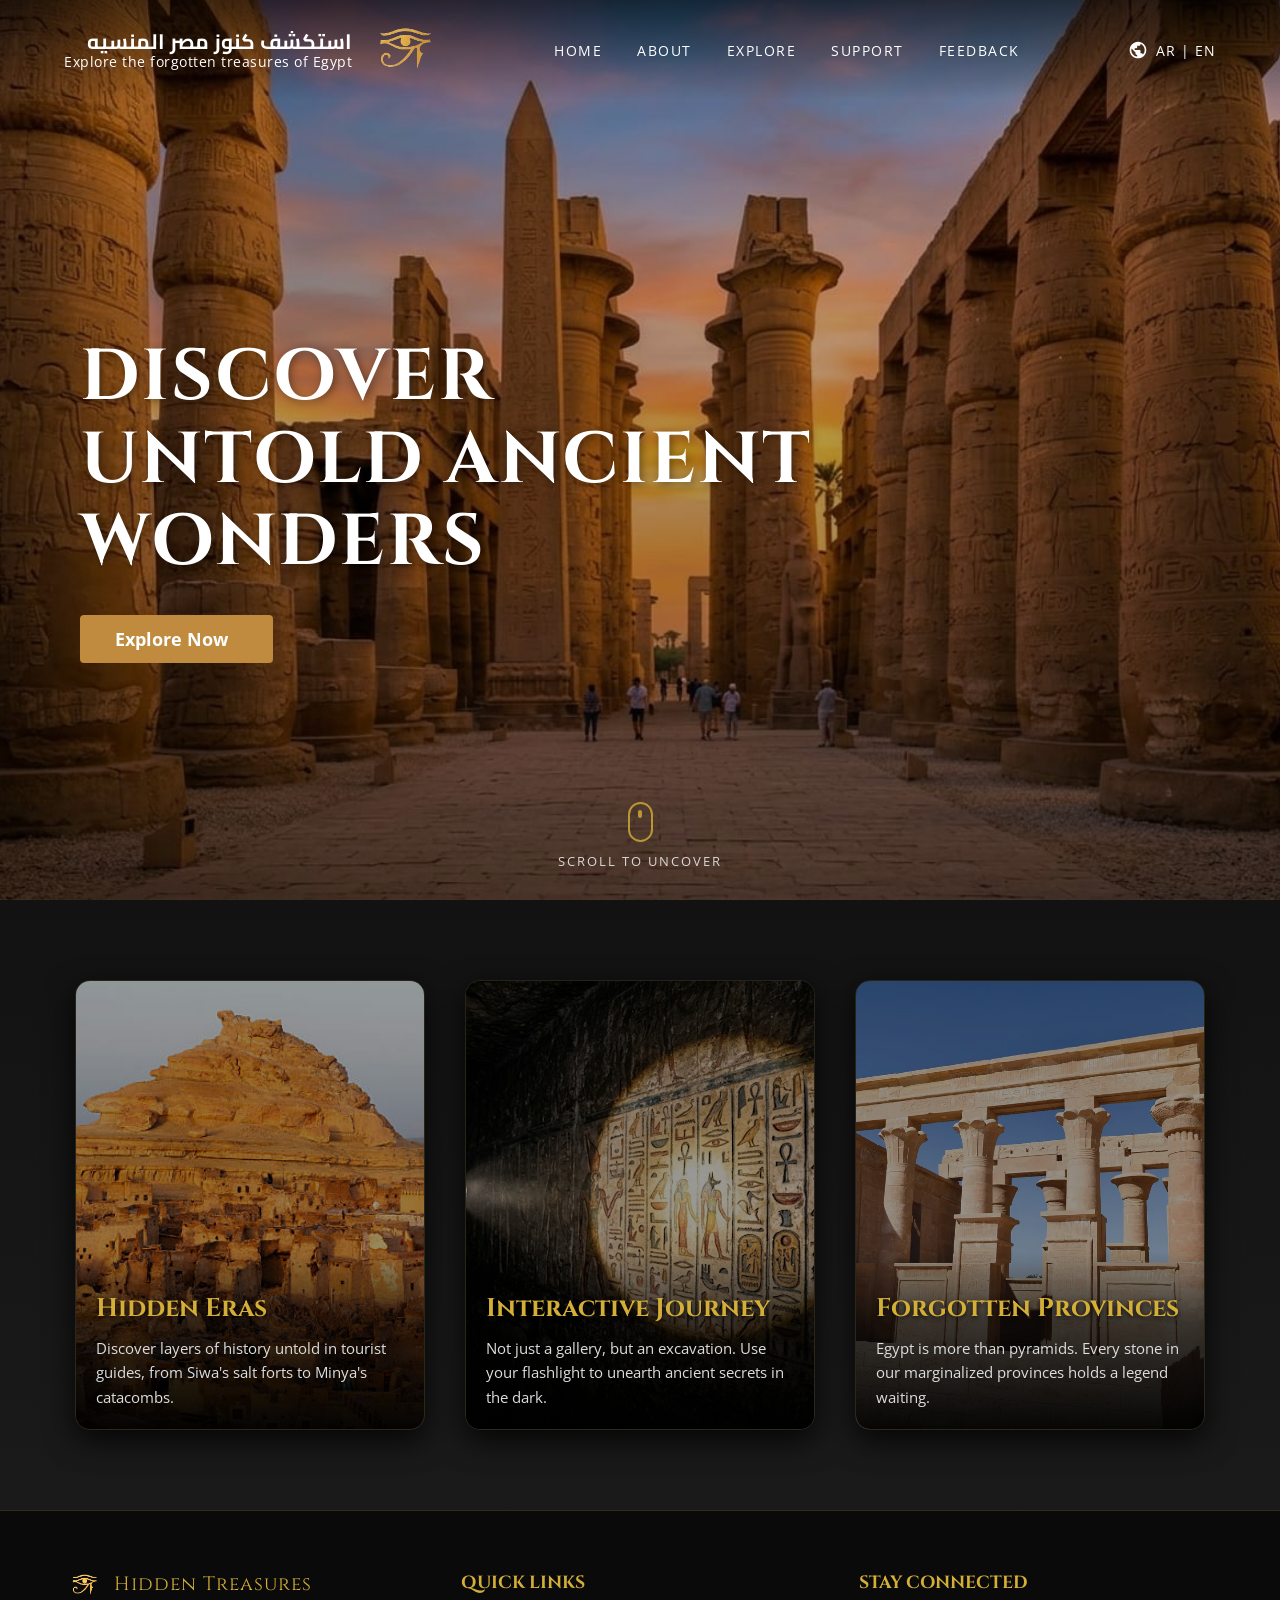
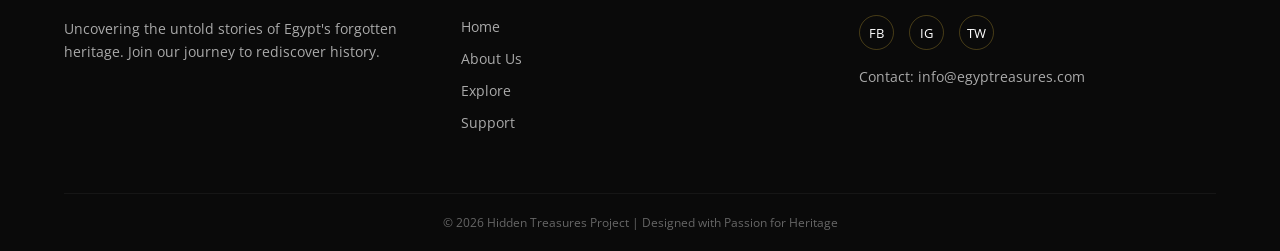
<file: index.html>
<!DOCTYPE html>
<html lang="en">
<head>
    <meta charset="UTF-8">
    <meta name="viewport" content="width=device-width, initial-scale=1.0">
    <title>كنوز منسيه</title>
    <link rel="stylesheet" href="style.css">
    <link href="https://fonts.googleapis.com/css2?family=Cinzel:wght@600&family=Cairo:wght@600;700&family=Open+Sans:wght@400;600&display=swap"rel="stylesheet">
</head>
<body>
    <div class="page-transition-overlay" id="pageTransition"></div>
    <section class="hero-section">
        
        <header class="navbar">
            <div class="Logo-container">
                <div class="Logo-text">
                    <div class="ar">استكشف كنوز مصر المنسيه</div>
                    <div class="en">Explore the forgotten treasures of Egypt</div>
                </div>
                <div class="Logo-icon">
                    <img src="asset/eye of hours.png" alt="Eye of Hours logo">
                </div>
            </div>
            <nav>
                <ul class="nav-links">
                    <li><a href="index.html">Home</a></li>
                    <li><a href="about.html">About</a></li>
                    <li><a href="explore.html">Explore</a></li>
                    <li><a href="support.html">Support</a></li>
                    <li><a href="feedback.html">Feedback</a></li>
                </ul>
            </nav>
            <div class="language-toggle">
                <svg viewBox="0 0 24 24">
                    <path d="M12 2C6.48 2 2 6.48 2 12s4.48 10 10 10 10-4.48 10-10S17.52 2 12 2zm-1 17.93c-3.95-.49-7-3.85-7-7.93 0-.62.08-1.21.21-1.79L9 15v1c0 1.1.9 2 2 2v1.93zm6.9-2.54c-.26-.81-1-1.39-1.9-1.39h-1v-3c0-.55-.45-1-1-1H8v-2h2c.55 0 1-.45 1-1V7h2c1.1 0 2-.9 2-2v-.41c2.93 1.19 5 4.06 5 7.41 0 2.08-.8 3.97-2.1 5.39z"/>
                </svg>
                AR | EN
            </div>
            <div class="hamburger" id="hamburgerMenu">
                <span class="bar"></span>
                <span class="bar"></span>
                <span class="bar"></span>
            </div>
        </header>
        <div class="hero-content">
            <h1>DISCOVER <br> UNTOLD ANCIENT <br> WONDERS </h1>
            <a href="explore.html"onclick="goToExplore(event)" class="cta-btn">
            Explore Now <span></span>
            </a>
        </div>
        <div class="scroll-indicator">
            <div class="mouse"></div>
            <p>Scroll to uncover</p>
        </div>
    </section>
    <section class="home-features">
        <div class="feature-container">

            <div class="feature-card">
                <img src="asset/Shali Fortress Siwa Egypt.png" alt="Hidden Eras" class="card-bg">
                <div class="card-content">
                    <h3 class="feature-title">Hidden Eras</h3>
                    <p class="feature-desc">Discover layers of history untold in tourist guides, from Siwa's salt forts to Minya's catacombs.</p>
                </div>
            </div>

            <div class="feature-card">
                <img src="asset/Flashlight illuminating hieroglyphics on dark wall.png" alt="Interactive Experience" class="card-bg">
                <div class="card-content">
                    <h3 class="feature-title">Interactive Journey</h3>
                    <p class="feature-desc">Not just a gallery, but an excavation. Use your flashlight to unearth ancient secrets in the dark.</p>
                </div>
            </div>

            <div class="feature-card">
                <img src="asset/Temple of Hibis Kharga Oasis Egypt .png" alt="Forgotten Provinces" class="card-bg">
                <div class="card-content">
                    <h3 class="feature-title">Forgotten Provinces</h3>
                    <p class="feature-desc">Egypt is more than pyramids. Every stone in our marginalized provinces holds a legend waiting.</p>
                </div>
            </div>

        </div>

    </section>
    <footer class="main-footer">
    <div class="footer-container">
        
        <div class="footer-column about">
            <div class="footer-logo">
                <img src="asset/eye of hours.png" alt="Logo">
                <span>Hidden Treasures</span>
            </div>
            <p>Uncovering the untold stories of Egypt's forgotten heritage. Join our journey to rediscover history.</p>
        </div>

        <div class="footer-column links">
            <h3>Quick Links</h3>
            <ul>
                <li><a href="index.html">Home</a></li>
                <li><a href="about.html">About Us</a></li>
                <li><a href="explore.html">Explore</a></li>
                <li><a href="support.html">Support</a></li>
            </ul>
        </div>

        <div class="footer-column contact">
            <h3>Stay Connected</h3>
            <div class="footer-socials">
                <a href="#">FB</a>
                <a href="#">IG</a>
                <a href="#">TW</a>
            </div>
            <p>Contact: info@egyptreasures.com</p>
        </div>

    </div>

    <div class="footer-bottom">
        <p>&copy; 2026 Hidden Treasures Project | Designed with Passion for Heritage</p>
    </div>
</footer>
    <script>
        function goToExplore(event) {
            event.preventDefault(); 
            const targetUrl = event.currentTarget.href;
            const transitionOverlay = document.getElementById('pageTransition');
            transitionOverlay.classList.add('active');
            setTimeout(() => {
                window.location.href = targetUrl;
            }, 800);
        }
        const hamburger = document.getElementById('hamburgerMenu');
        const navLinks = document.querySelector('.nav-links');

        hamburger.addEventListener('click', () => {
            navLinks.classList.toggle('active');
            hamburger.classList.toggle('active');
        });
    </script>
    
</body>
</html>
</file>
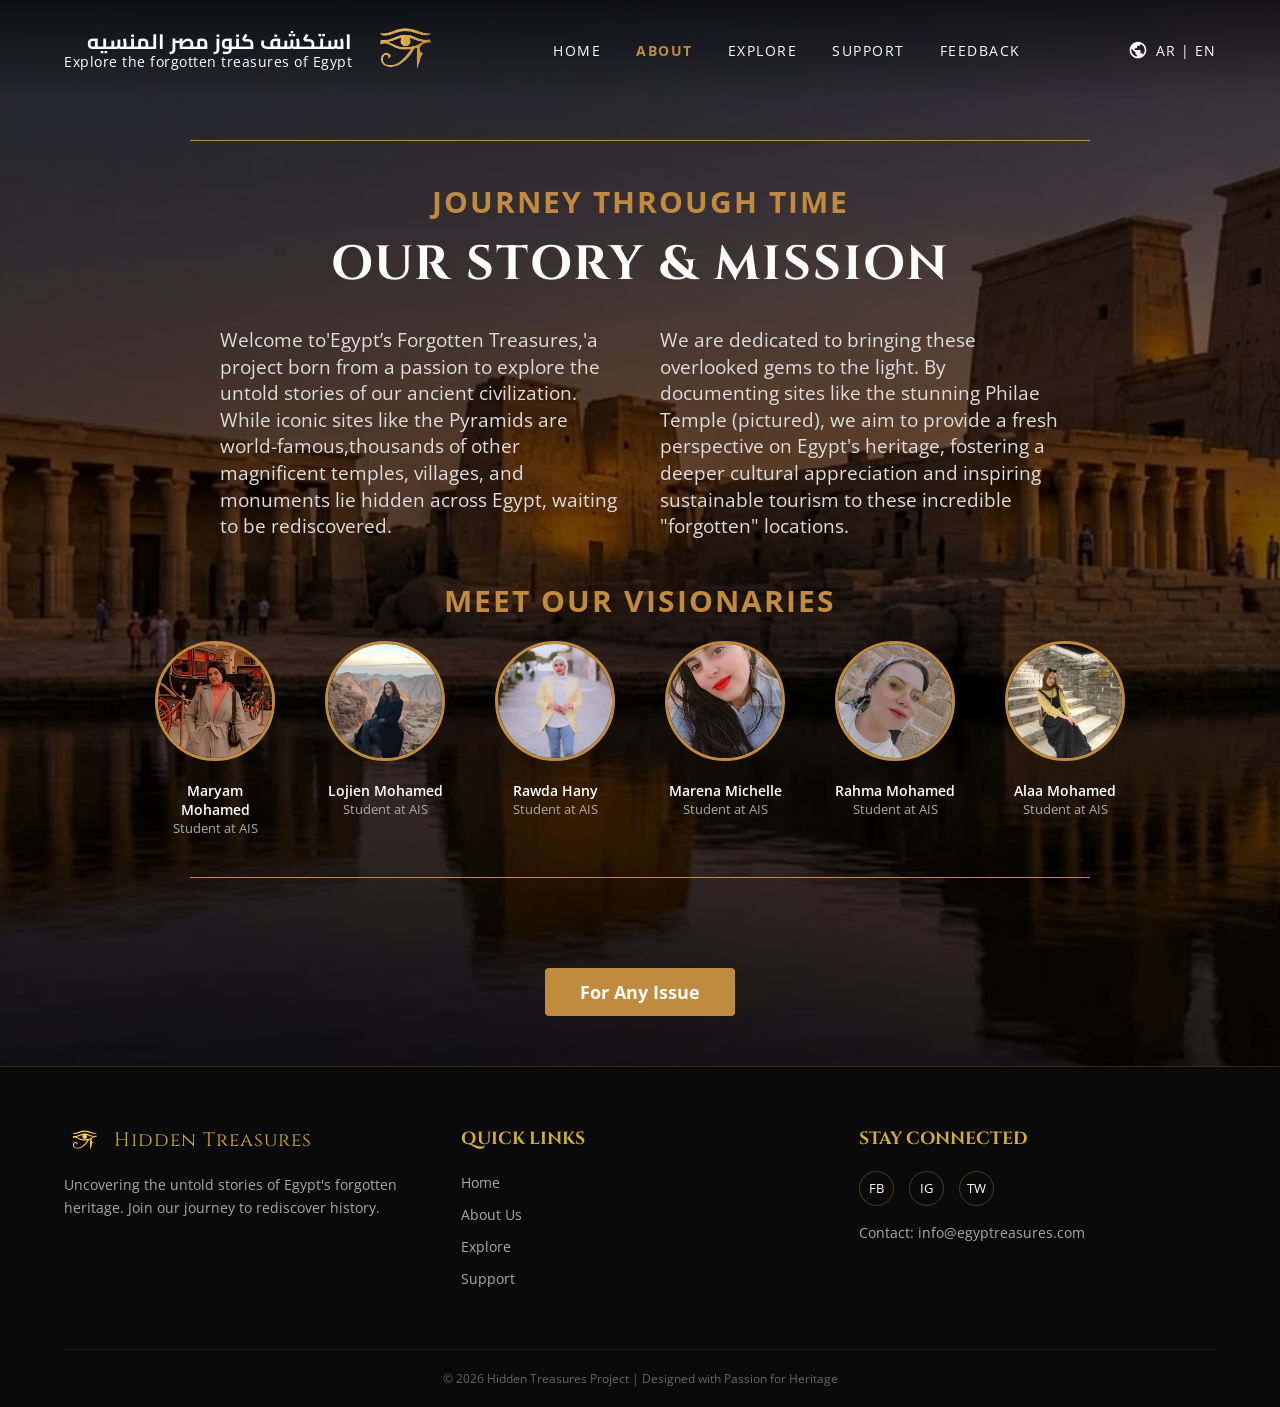
<file: about.html>
<!DOCTYPE html>
<html lang="en">
<head>
    <meta charset="UTF-8">
    <meta name="viewport" content="width=device-width, initial-scale=1.0">
    <title>About - كنوز منسيه</title>
    <link rel="stylesheet" href="style.css">
    <link href="https://fonts.googleapis.com/css2?family=Cinzel:wght@600&family=Cairo:wght@600;700&family=Open+Sans:wght@400;600&display=swap"rel="stylesheet">
<body>
    <section class="about-section">
        <header class="navbar">
            <div class="Logo-container">
                <div class="Logo-text">
                    <div class="ar">استكشف كنوز مصر المنسيه</div>
                    <div class="en">Explore the forgotten treasures of Egypt</div>
                </div>
                <div class="Logo-icon">
                    <img src="asset/eye of hours.png" alt="Eye of Hours logo">
                </div>
            </div>
            <nav>
                <ul class="nav-links">
                    <li><a href="index.html">Home</a></li>
                    <li><a href="about.html" class="active">About</a></li>
                    <li><a href="explore.html">Explore</a></li>
                    <li><a href="support.html">Support</a></li>
                    <li><a href="feedback.html">Feedback</a></li>
                </ul>
            </nav>
             <div class="language-toggle">
                <svg viewBox="0 0 24 24">
                    <path d="M12 2C6.48 2 2 6.48 2 12s4.48 10 10 10 10-4.48 10-10S17.52 2 12 2zm-1 17.93c-3.95-.49-7-3.85-7-7.93 0-.62.08-1.21.21-1.79L9 15v1c0 1.1.9 2 2 2v1.93zm6.9-2.54c-.26-.81-1-1.39-1.9-1.39h-1v-3c0-.55-.45-1-1-1H8v-2h2c.55 0 1-.45 1-1V7h2c1.1 0 2-.9 2-2v-.41c2.93 1.19 5 4.06 5 7.41 0 2.08-.8 3.97-2.1 5.39z"/>
                </svg>
                AR | EN
            </div>
            <div class="hamburger" id="hamburgerMenu">
                <span class="bar"></span>
                <span class="bar"></span>
                <span class="bar"></span>
            </div>
        </header>
        <div class="about-container">
            <div class="about_content_box">
                <h4 class="gold-subtitile">JOURNEY THROUGH TIME</h4>
                <h2 class="main-title">OUR STORY & MISSION</h2>
                <div class="text-columns">
            <p>
            Welcome to'Egypt’s Forgotten Treasures,'a project born from a passion to explore the untold stories of our ancient civilization. While iconic sites like the Pyramids are world-famous,thousands of other magnificent temples, villages, and monuments lie hidden across Egypt, waiting to be rediscovered.
             </p>
    
            <p>
            We are dedicated to bringing these overlooked gems to the light. By documenting sites like the stunning Philae Temple (pictured), we aim to provide a fresh perspective on Egypt's heritage, fostering a deeper cultural appreciation and inspiring sustainable tourism to these incredible "forgotten" locations.
             </p>
                </div>
                <h4 class="gold-subtitile" style="margin-top: 40px;">MEET OUR VISIONARIES</h4>
                <div class="team-grid">
                    <div class="team-member">
                        <img src="asset/maryam.png" alt="maryam">
                        <p class="name">Maryam Mohamed</p>
                        <p class="role">Student at AIS</p>
                    </div>
                    <div class="team-member">
                        <img src="asset/lojy.png" alt="lojy">
                        <p class="name">Lojien Mohamed</p>
                        <p class="role">Student at AIS</p>
                    </div>
                    <div class="team-member">
                        <img src="asset/rawda.png" alt="rawda">
                        <p class="name">Rawda Hany</p>
                        <p class="role">Student at AIS</p>
                    </div>
                    <div class="team-member">
                        <img src="asset/marina.png" alt="marina">
                        <p class="name">Marena Michelle</p>
                        <p class="role">Student at AIS</p>
                    </div>
                    <div class="team-member">
                        <img src="asset/rahma.png" alt="rahma">
                        <p class="name">Rahma Mohamed</p>
                        <p class="role">Student at AIS</p>
                    </div>
                    <div class="team-member">
                        <img src="asset/alaa.png" alt="alaa">
                        <p class="name">Alaa Mohamed</p>
                        <p class="role">Student at AIS</p>
                    </div>

                </div>
            </div>
        </div>
        <div class="cta-wrapper">
            <a href="support.html" class="cta-btn">For Any Issue</a>
        </div>
    </div>
        </section>
        <footer class="main-footer">
    <div class="footer-container">
        
        <div class="footer-column about">
            <div class="footer-logo">
                <img src="asset/eye of hours.png" alt="Logo">
                <span>Hidden Treasures</span>
            </div>
            <p>Uncovering the untold stories of Egypt's forgotten heritage. Join our journey to rediscover history.</p>
        </div>

        <div class="footer-column links">
            <h3>Quick Links</h3>
            <ul>
                <li><a href="index.html">Home</a></li>
                <li><a href="about.html">About Us</a></li>
                <li><a href="explore.html">Explore</a></li>
                <li><a href="support.html">Support</a></li>
            </ul>
        </div>

        <div class="footer-column contact">
            <h3>Stay Connected</h3>
            <div class="footer-socials">
                <a href="#">FB</a>
                <a href="#">IG</a>
                <a href="#">TW</a>
            </div>
            <p>Contact: info@egyptreasures.com</p>
        </div>

    </div>

    <div class="footer-bottom">
        <p>&copy; 2026 Hidden Treasures Project | Designed with Passion for Heritage</p>
    </div>
</footer>
        <script>
            const hamburger = document.getElementById('hamburgerMenu');
        const navLinks = document.querySelector('.nav-links');

        hamburger.addEventListener('click', () => {
            navLinks.classList.toggle('active');
            hamburger.classList.toggle('active');
        });
        </script>
        
    </body>
</html>
</file>
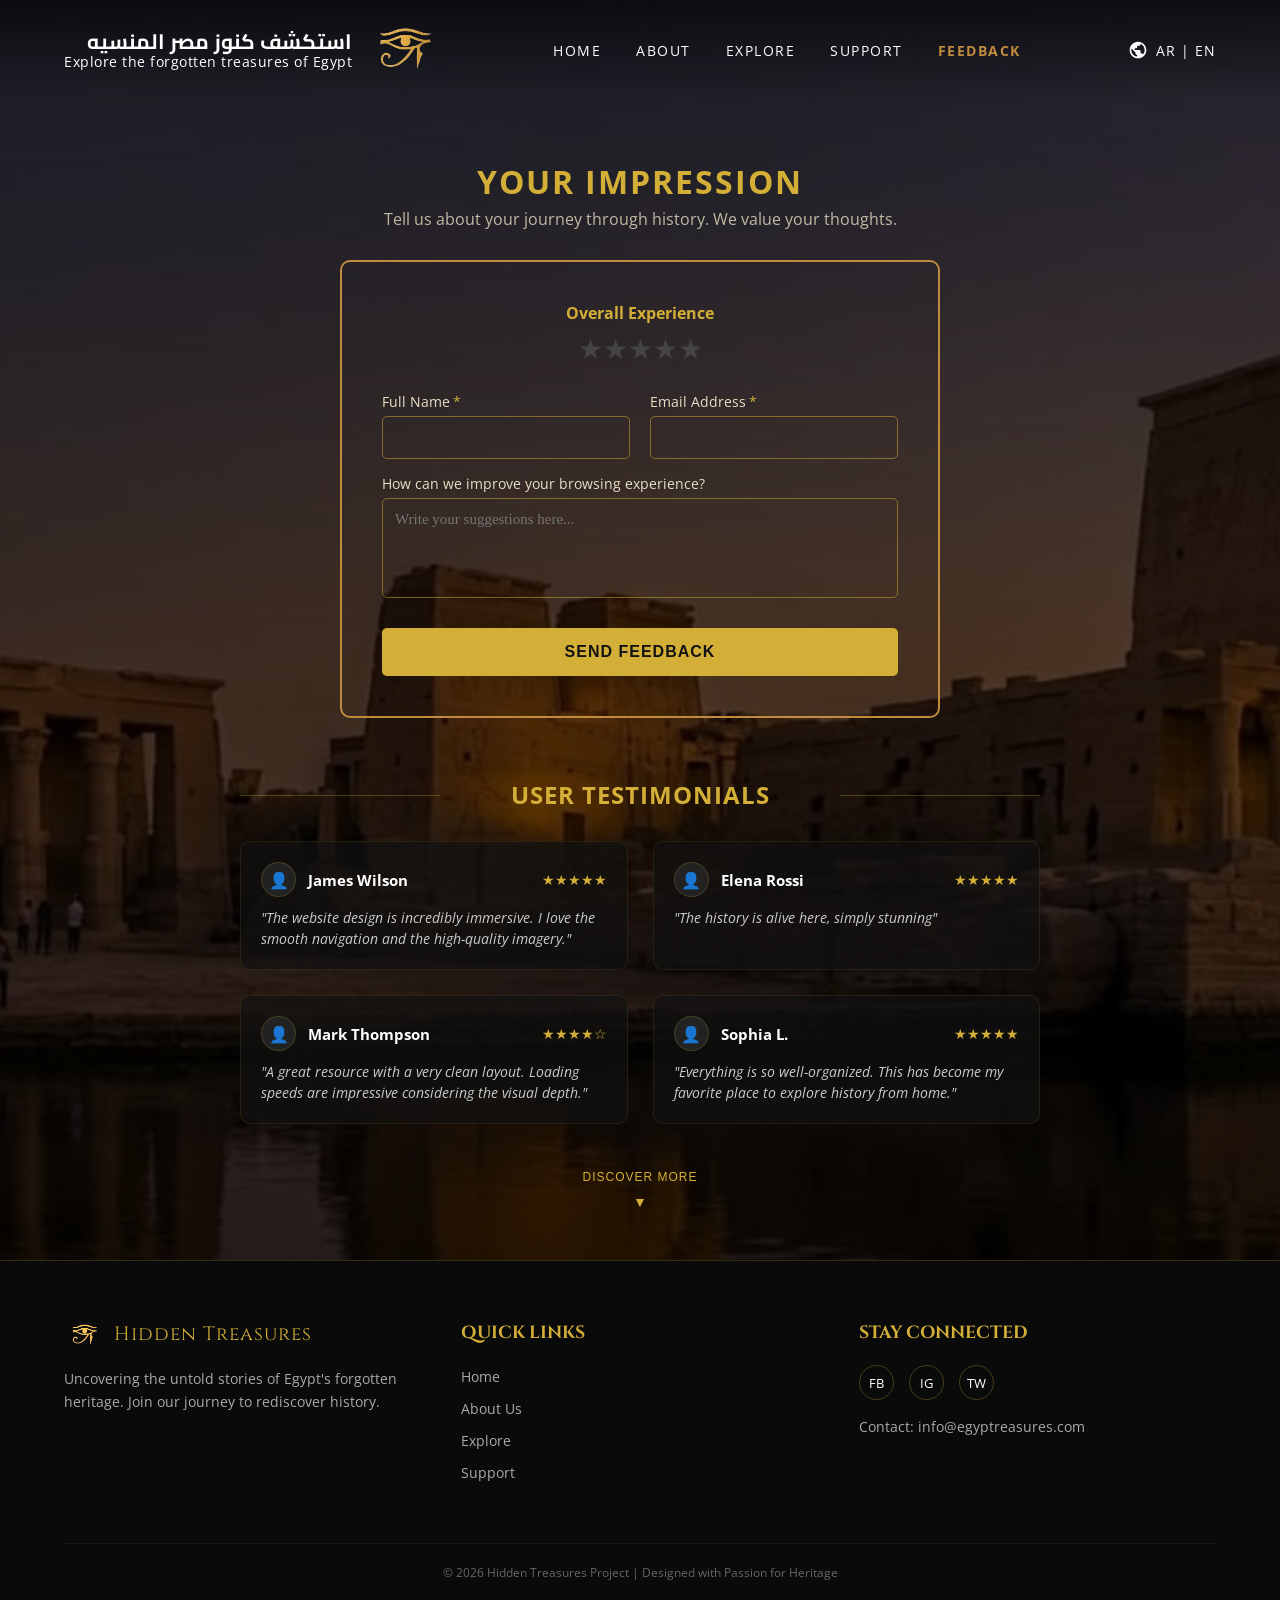
<file: feedback.html>
<!DOCTYPE html>
<html lang="en">
<head>
    <meta charset="UTF-8">
    <meta name="viewport" content="width=device-width, initial-scale=1.0">
    <title> Feedback - كنوز منسيه</title>
    <link rel="stylesheet" href="style.css">
    <link href="https://fonts.googleapis.com/css2?family=Cinzel:wght@600&family=Cairo:wght@600;700&family=Open+Sans:wght@400;600&display=swap"rel="stylesheet">
</head>
<body>
    <section class="feedback-section">
        <header class="navbar">
            <div class="Logo-container">
                <div class="Logo-text">
                    <div class="ar">استكشف كنوز مصر المنسيه</div>
                    <div class="en">Explore the forgotten treasures of Egypt</div>
                </div>
                <div class="Logo-icon">
                    <img src="asset/eye of hours.png" alt="Eye of Hours logo">
                </div>
            </div>
            <nav>
                <ul class="nav-links">
                    <li><a href="index.html">Home</a></li>
                    <li><a href="about.html">About</a></li>
                    <li><a href="explore.html">Explore</a></li>
                    <li><a href="support.html">Support</a></li>
                    <li><a href="feedback.html" class="active">Feedback</a></li>
                </ul>
            </nav>
             <div class="language-toggle">
                <svg viewBox="0 0 24 24">
                    <path d="M12 2C6.48 2 2 6.48 2 12s4.48 10 10 10 10-4.48 10-10S17.52 2 12 2zm-1 17.93c-3.95-.49-7-3.85-7-7.93 0-.62.08-1.21.21-1.79L9 15v1c0 1.1.9 2 2 2v1.93zm6.9-2.54c-.26-.81-1-1.39-1.9-1.39h-1v-3c0-.55-.45-1-1-1H8v-2h2c.55 0 1-.45 1-1V7h2c1.1 0 2-.9 2-2v-.41c2.93 1.19 5 4.06 5 7.41 0 2.08-.8 3.97-2.1 5.39z"/>
                </svg>
                AR | EN
            </div>
            <div class="hamburger" id="hamburgerMenu">
                <span class="bar"></span>
                <span class="bar"></span>
                <span class="bar"></span>
            </div>
        </header>
        <div class="main-container">

        <div class="section-header">
            <h1>YOUR IMPRESSION</h1>
            <p>Tell us about your journey through history. We value your thoughts.</p>
        </div>

        <form class="feedback-form-card" id="myfeedbackform">
            <div class="rating-input">
                <span class="rating-label">Overall Experience</span>
                <div class="stars-input" id="star-rating">
                    <span data-value="5">★</span><span data-value="4">★</span><span data-value="3">★</span><span data-value="2">★</span><span data-value="1">★</span>
                </div>
            </div>
            <div class="row-inputs">
                <div class="input-group">
                    <label>Full Name<span class="required-star">*</span></label>
                    <input type="text" required>
                </div>
                <div class="input-group">
                    <label>Email Address<span class="required-star">*</span></label>
                    <input type="email" required>
                </div>
            </div>
            <div class="input-group">
                <label>How can we improve your browsing experience?</label>
                <textarea placeholder="Write your suggestions here..." required></textarea>
            </div>
            
            <button type="submit" class="submit-btn">Send Feedback</button>
        </form>
        <div class="community-section">
    <h2 class="community-header">User Testimonials</h2>
    
    <div class="reviews-grid">
        <div class="review-card">
            <div class="review-header">
                <div class="reviewer-info">
                    <div class="user-avatar">👤</div>
                    <span class="reviewer-name">James Wilson</span>
                </div>
                <div class="review-stars">★★★★★</div>
            </div>
            <p class="review-text">"The website design is incredibly immersive. I love the smooth navigation and the high-quality imagery."</p>
        </div>
        <div class="review-card">
            <div class="review-header">
                <div class="reviewer-info">
                    <div class="user-avatar">👤</div>
                    <span class="reviewer-name">Elena Rossi</span>
                </div>
                <div class="review-stars">★★★★★</div>
            </div>
            <p class="review-text">"The history is alive here, simply stunning"</p>
        </div>
        <div class="review-card">
            <div class="review-header">
                <div class="reviewer-info">
                    <div class="user-avatar">👤</div>
                    <span class="reviewer-name">Mark Thompson</span>
                </div>
                <div class="review-stars">★★★★☆</div>
            </div>
            <p class="review-text">"A great resource with a very clean layout. Loading speeds are impressive considering the visual depth."</p>
        </div>
        <div class="review-card">
            <div class="review-header">
                <div class="reviewer-info">
                    <div class="user-avatar">👤</div>
                    <span class="reviewer-name">Sophia L.</span>
                </div>
                <div class="review-stars">★★★★★</div>
            </div>
            <p class="review-text">"Everything is so well-organized. This has become my favorite place to explore history from home."</p>
        </div>
    </div>

    <div class="reviews-grid hidden-cards" id="moreTestimonials">
        <div class="review-card">
            <div class="review-header">
                <div class="reviewer-info">
                    <div class="user-avatar">👤</div>
                    <span class="reviewer-name">Omar Tarek</span>
                </div>
                <div class="review-stars">★★★★★</div>
            </div>
            <p class="review-text">"An amazing journey! The way the forgotten treasures are presented is just mind-blowing. Great job on the UI."</p>
        </div>
        <div class="review-card">
            <div class="review-header">
                <div class="reviewer-info">
                    <div class="user-avatar">👤</div>
                    <span class="reviewer-name">Sarah Jenkins</span>
                </div>
                <div class="review-stars">★★★★☆</div>
            </div>
            <p class="review-text">"Loved the interactive flashlight feature in the explore section. Really feels like exploring a real tomb!"</p>
        </div>
    </div>

    <div class="discover-btn-container">
        <button class="discover-btn" id="discoverBtn" onclick="toggleReviews()">
            <span style="font-size: 12px; display: block; text-transform: uppercase; letter-spacing: 1px; margin-bottom: 5px;">Discover More</span>
            <span class="arrow">▼</span>
        </button>
    </div>
    </div>
        </div>
        <footer class="main-footer">
    <div class="footer-container">
        
        <div class="footer-column about">
            <div class="footer-logo">
                <img src="asset/eye of hours.png" alt="Logo">
                <span>Hidden Treasures</span>
            </div>
            <p>Uncovering the untold stories of Egypt's forgotten heritage. Join our journey to rediscover history.</p>
        </div>

        <div class="footer-column links">
            <h3>Quick Links</h3>
            <ul>
                <li><a href="index.html">Home</a></li>
                <li><a href="about.html">About Us</a></li>
                <li><a href="explore.html">Explore</a></li>
                <li><a href="support.html">Support</a></li>
            </ul>
        </div>

        <div class="footer-column contact">
            <h3>Stay Connected</h3>
            <div class="footer-socials">
                <a href="#">FB</a>
                <a href="#">IG</a>
                <a href="#">TW</a>
            </div>
            <p>Contact: info@egyptreasures.com</p>
        </div>

    </div>

    <div class="footer-bottom">
        <p>&copy; 2026 Hidden Treasures Project | Designed with Passion for Heritage</p>
    </div>
</footer>


    <script>
        const stars = document.querySelectorAll('.stars-input span');
        stars.forEach(star => {
            star.addEventListener('click', function() {
                stars.forEach(s => s.classList.remove('active'));
                this.classList.add('active');
                let prev = this.nextElementSibling;
                while(prev) {
                    prev.classList.add('active');
                    prev = prev.nextElementSibling;
                }
            });
        });
        const feedbackform=document.getElementById('myfeedbackform');
        feedbackform.addEventListener('submit',function(event){
            event.preventDefault();
            alert('Thank you for your feedback! تم استلام رأيك بنجاح.')
            feedbackform.reset();
            stars.forEach(s => s.classList.remove('active'));
        });
        const communitySection = document.querySelector('.community-section');
    if (communitySection) {
        const scrollObserver = new IntersectionObserver((entries) => {
            entries.forEach(entry => {
                if (entry.isIntersecting) {
                    entry.target.classList.add('show');
                } else {
                    entry.target.classList.remove('show');
                }
            });
        }, {
            threshold: 0.05
        });

        scrollObserver.observe(communitySection);
    }
    function toggleReviews() {
        const extraCards = document.getElementById('moreTestimonials');
        const btn = document.getElementById('discoverBtn');

        if (!extraCards.classList.contains('show')) {
            extraCards.classList.add('show');
            btn.innerHTML = `
                <span style="font-size: 12px; display: block; text-transform: uppercase; letter-spacing: 1px; margin-bottom: 5px;">Show Less</span>
                <span class="arrow" style="display: block; animation: bounce 2s infinite;">▲</span>
            `;
        } else {
            extraCards.classList.remove('show');
            btn.innerHTML = `
                <span style="font-size: 12px; display: block; text-transform: uppercase; letter-spacing: 1px; margin-bottom: 5px;">Discover More</span>
                <span class="arrow" style="display: block; animation: bounce 2s infinite;">▼</span>
            `;
        }
    }
    const hamburger = document.getElementById('hamburgerMenu');
        const navLinks = document.querySelector('.nav-links');

        hamburger.addEventListener('click', () => {
            navLinks.classList.toggle('active');
            hamburger.classList.toggle('active');
        });
    </script>
    
</body>
</html>
</file>
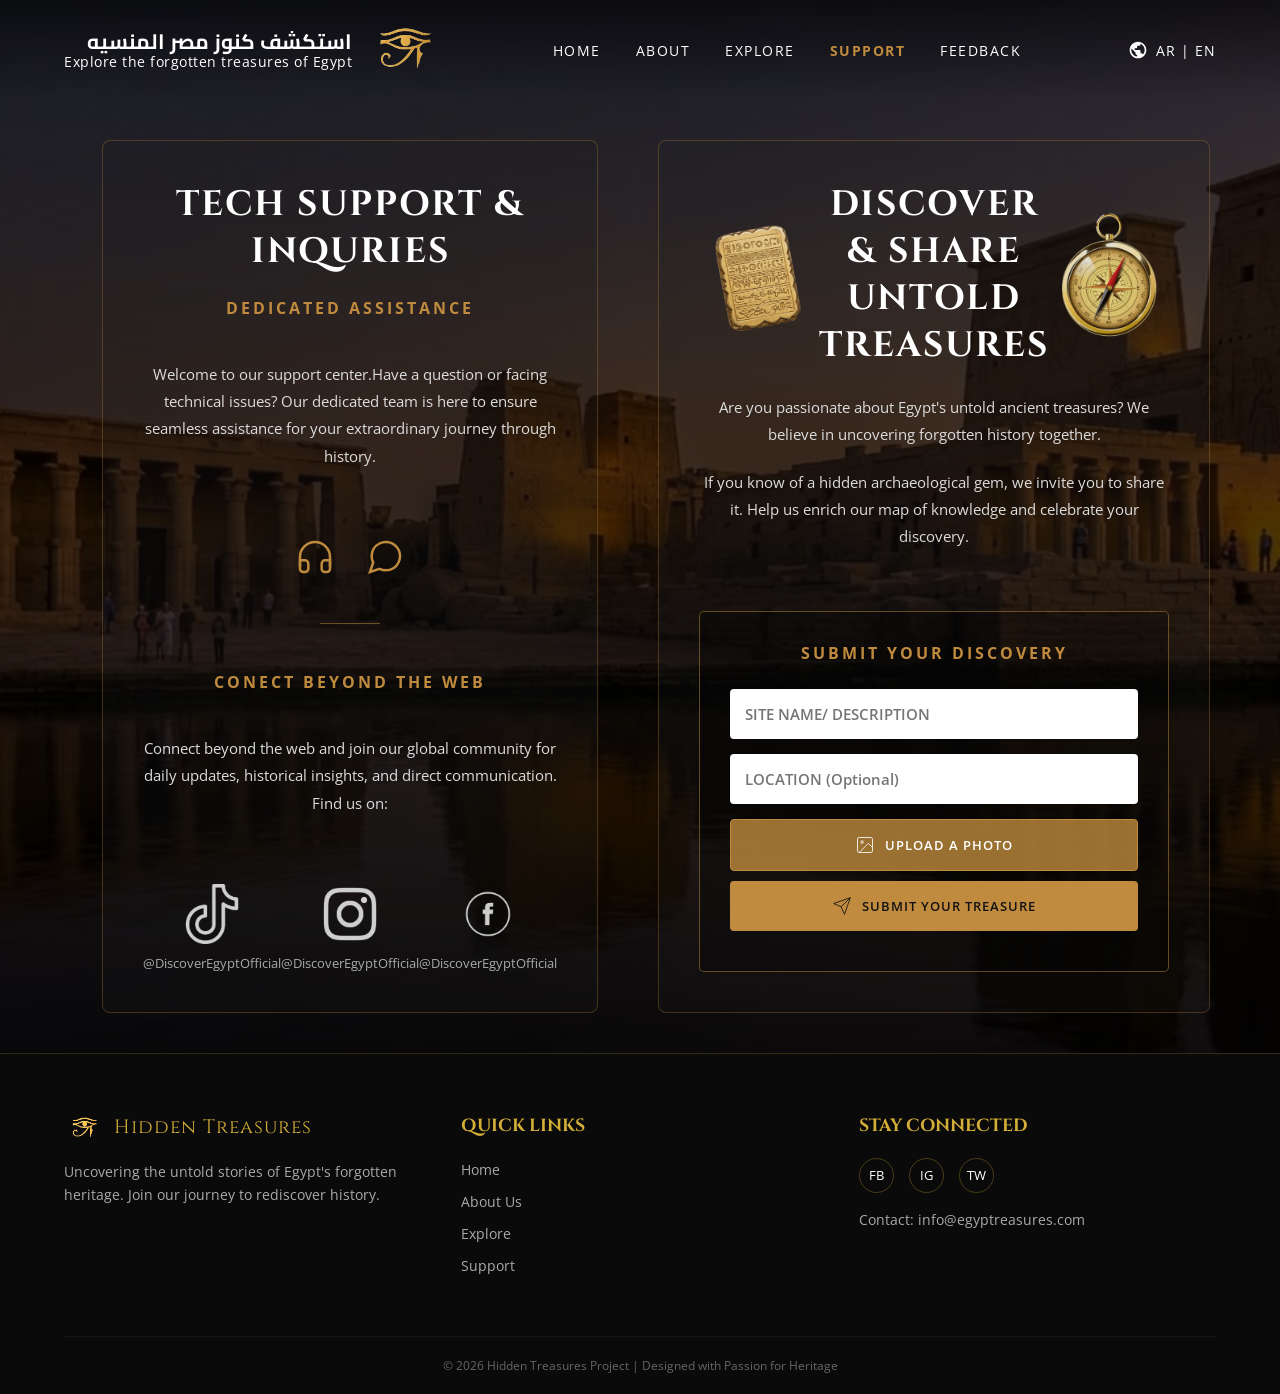
<file: support.html>
<!DOCTYPE html>
<html lang="en">
<head>
    <meta charset="UTF-8">
    <meta name="viewport" content="width=device-width, initial-scale=1.0">
    <title>Support - كنوز منسيه</title>
    <link rel="stylesheet" href="style.css">
    <link href="https://fonts.googleapis.com/css2?family=Cinzel:wght@600&family=Cairo:wght@600;700&family=Open+Sans:wght@400;600&display=swap"rel="stylesheet">
</head>
<body>
    <section class="support-section">
        <header class="navbar">
            <div class="Logo-container">
                <div class="Logo-text">
                    <div class="ar">استكشف كنوز مصر المنسيه</div>
                    <div class="en">Explore the forgotten treasures of Egypt</div>
                </div>
                <div class="Logo-icon">
                    <img src="asset/eye of hours.png" alt="Eye of Hours logo">
                </div>
            </div>
            <nav>
                <ul class="nav-links">
                    <li><a href="index.html">Home</a></li>
                    <li><a href="about.html">About</a></li>
                    <li><a href="explore.html">Explore</a></li>
                    <li><a href="support.html" class="active">Support</a></li>
                    <li><a href="feedback.html">Feedback</a></li>
                </ul>
            </nav>
             <div class="language-toggle">
                <svg viewBox="0 0 24 24">
                    <path d="M12 2C6.48 2 2 6.48 2 12s4.48 10 10 10 10-4.48 10-10S17.52 2 12 2zm-1 17.93c-3.95-.49-7-3.85-7-7.93 0-.62.08-1.21.21-1.79L9 15v1c0 1.1.9 2 2 2v1.93zm6.9-2.54c-.26-.81-1-1.39-1.9-1.39h-1v-3c0-.55-.45-1-1-1H8v-2h2c.55 0 1-.45 1-1V7h2c1.1 0 2-.9 2-2v-.41c2.93 1.19 5 4.06 5 7.41 0 2.08-.8 3.97-2.1 5.39z"/>
                </svg>
                AR | EN
            </div>
            <div class="hamburger" id="hamburgerMenu">
                <span class="bar"></span>
                <span class="bar"></span>
                <span class="bar"></span>
            </div>
        </header>
        <div class="support-split-container">

        <div class="support-panel left-panel">
            <h2 class="support-title">TECH SUPPORT & INQURIES</h2>
            <h4 class="support-subtitle">DEDICATED ASSISTANCE</h4>
            <P>Welcome to our support center.Have a question or facing technical issues? Our dedicated team is here to ensure seamless assistance for your extraordinary journey through history. </P>
        <div class="support-icon">
            <svg viewBox="0 0 24 24" width="40" height="40" stroke="#c08b3e" stroke-width="1.5" fill="none"><path d="M3 18v-6a9 9 0 0 1 18 0v6"></path><path d="M21 19a2 2 0 0 1-2 2h-1a2 2 0 0 1-2-2v-3a2 2 0 0 1 2-2h3zM3 19a2 2 0 0 0 2 2h1a2 2 0 0 0 2-2v-3a2 2 0 0 0-2-2H3z"></path></svg>
            <svg viewBox="0 0 24 24" width="40" height="40" stroke="#c08b3e" stroke-width="1.5" fill="none"><path d="M21 11.5a8.38 8.38 0 0 1-.9 3.8 8.5 8.5 0 0 1-7.6 4.7 8.38 8.38 0 0 1-3.8-.9L3 21l1.9-5.7a8.38 8.38 0 0 1-.9-3.8 8.5 8.5 0 0 1 4.7-7.6 8.38 8.38 0 0 1 3.8-.9h.5a8.48 8.48 0 0 1 8 8v.5z"></path></svg>
        </div>
        <div class="support-divider"></div>
        <h4 class="support-subtitle">CONECT BEYOND THE WEB</h4>
        <p>Connect beyond the web and join our global community for daily updates, historical insights, and direct communication. Find us on:</p>
        <div class="social-link">
        <div class="social-item">
            <img src="asset/tik tok icon.png" alt="Tik Tok" style="width: 60px; margin-bottom: 10px;"><span>@DiscoverEgyptOfficial</span>
        </div>
        <div class="social-item">
            <img src="asset/insta icon.png" alt="Insta" style="width: 60px; margin-bottom: 10px;"><span>@DiscoverEgyptOfficial</span>
        </div>
        <div class="social-item">
            <img src="asset/face icon.png" alt="FB" style="width: 60px; margin-bottom: 10px;"><span>@DiscoverEgyptOfficial</span>
        </div>
        </div>
        </div>
        <div class="support-panel right-panel">
            <div class="discovery-header">
                <img src="asset/script.png" alt="Script" class="deco-img">
                <h2 class="support-title">DISCOVER & SHARE <br>UNTOLD TREASURES</h2>
                <img src="asset/compase.png" alt="Compass" class="deco-img">
        </div>
        <p>Are you passionate about Egypt's untold ancient treasures? We believe in uncovering forgotten history together.</p>
        <p>If you know of a hidden archaeological gem, we invite you to share it. Help us enrich our map of knowledge and celebrate your discovery.</p>
        <form class="discovery-form" id="discoveryForm">
            <h4 class="support-subtitle">SUBMIT YOUR DISCOVERY</h4>
            <input type="text" class="white-input" placeholder="SITE NAME/ DESCRIPTION" required>
            <input type="text" class="white-input" placeholder="LOCATION (Optional)">
            <input type="file" id="real-file" accept="image/*" style="display: none;">
            <button type="button" class="upload-btn" id="custom-button" onclick="document.getElementById('real-file').click();">
            <svg viewBox="0 0 24 24" width="20" height="20" stroke="currentColor" fill="none"><rect x="3" y="3" width="18" height="18" rx="2" ry="2"></rect><circle cx="8.5" cy="8.5" r="1.5"></circle><polyline points="21 15 16 10 5 21"></polyline></svg>
                       
            <span id="custom-text">UPLOAD A PHOTO</span>
            </button>
            <button type="submit" class="submit-discovery-btn">
                <svg viewBox="0 0 24 24" width="20" height="20" stroke="currentColor" fill="none"><line x1="22" y1="2" x2="11" y2="13"></line><polygon points="22 2 15 22 11 13 2 9 22 2"></polygon></svg>
                SUBMIT YOUR TREASURE
            </button>
        </form>
        </div>
    </div>
</section>
<footer class="main-footer">
    <div class="footer-container">
        
        <div class="footer-column about">
            <div class="footer-logo">
                <img src="asset/eye of hours.png" alt="Logo">
                <span>Hidden Treasures</span>
            </div>
            <p>Uncovering the untold stories of Egypt's forgotten heritage. Join our journey to rediscover history.</p>
        </div>

        <div class="footer-column links">
            <h3>Quick Links</h3>
            <ul>
                <li><a href="index.html">Home</a></li>
                <li><a href="about.html">About Us</a></li>
                <li><a href="explore.html">Explore</a></li>
                <li><a href="support.html">Support</a></li>
            </ul>
        </div>

        <div class="footer-column contact">
            <h3>Stay Connected</h3>
            <div class="footer-socials">
                <a href="#">FB</a>
                <a href="#">IG</a>
                <a href="#">TW</a>
            </div>
            <p>Contact: info@egyptreasures.com</p>
        </div>

    </div>

    <div class="footer-bottom">
        <p>&copy; 2026 Hidden Treasures Project | Designed with Passion for Heritage</p>
    </div>
</footer>
<script>
    const realFileBtn=document.getElementById("real-file");
    const customTxt=document.getElementById("custom-text");
    realFileBtn.addEventListener("change", function(){
        if(realFileBtn.files && realFileBtn.files.length>0){
            customTxt.innerHTML=realFileBtn.files[0].name;
        }else{
            customTxt.innerHTML="UPLOAD A PHOTO"
        }
    });
    const discoveryForm = document.getElementById("discoveryForm");

        if (discoveryForm) {
            discoveryForm.addEventListener("submit", function(event) {
                event.preventDefault(); 
                alert("Thank you! تم استلام اكتشافك بنجاح."); 
                discoveryForm.reset(); 
                customTxt.innerHTML = "UPLOAD A PHOTO"; 
            });
        }
        const hamburger = document.getElementById('hamburgerMenu');
        const navLinks = document.querySelector('.nav-links');

        hamburger.addEventListener('click', () => {
            navLinks.classList.toggle('active');
            hamburger.classList.toggle('active');
        });
</script>

</body>
</html>
</file>
<file: style.css>
html{
    scroll-behavior: smooth;
}
*{
    margin: 0;
    padding: 0;
    box-sizing: border-box;
}
body{
    font-family: 'Open Sans', sans-serif;
    overflow-x: hidden;
}
.hero-section{
    position: relative;
    width: 100%;
    height: 100vh;
    background: linear-gradient(rgba(0,0,0,0.2),rgba(0, 0, 0,0.4)),
    url('asset/temple.png') center/cover no-repeat;
    color: #fff;
    display: flex;
    flex-direction: column;
}
.navbar{
    display: flex;
    justify-content: space-between;
    align-items: center;
    padding: 25px 5%;
    background: linear-gradient(to bottom,rgba(0,0,0,0.6), transparent);
}
.Logo-container{
    display: flex;
    align-items: center;
    gap: 10px;
}
.Logo-text{
    text-align: right;
    line-height: 1.1;
}
.Logo-text .ar{
    font-family: 'cairo', sans-serif;
    font-size: 1.3rem;
    font-weight: 700;
}
.Logo-text .en{
    font-size: 0.9rem;
    letter-spacing: 0.5px;
}
.Logo-icon img{
    height: 45px;
}
.nav-links{
    display: flex;
    gap: 35px;
    list-style: none;
}
.nav-links a{
    color: #fff;
    text-decoration: none;
    font-size: 0.85rem;
    letter-spacing: 1.5px;
    text-transform: uppercase;
    transition: all 0.3s ease;
    display: inline-block;
}
.nav-links a:hover{
    color: #d1a254;
    transform: scale(1.1) translateY(-2px);
    text-shadow: 0px 5px 10px rgba(0, 0, 0, 0.6);
}
.language-toggle{
    display: flex;
    align-items: center;
    gap: 8px;
    font-size: 0.9rem;
    letter-spacing: 1px;
    cursor: pointer;
    transition: color 0.3s ease;
}
.language-toggle svg{
    width: 20px;
    height: 20px;
    fill: #fff;
    transition: fill 0.3s ease;
}
.language-toggle:hover{
    color: #d1a254;
}
.language-toggle :hover svg{
    fill: #d1a254;
}
.hero-content{
    flex: 1;
    display: flex;
    flex-direction: column;
    justify-content: center;
    padding: 80px;
}
.hero-content h1{
    font-family: 'cinzel', serif;
    font-size: 4.5rem;
    line-height: 1.15;
    margin-bottom: 30px;
    text-shadow: 2px 2px 8px rgba(0, 0, 0, 0.4);
    letter-spacing: 2px;
    opacity: 0;
    animation: fadeInUp 1s ease-out forwards;
}
.cta-btn{
    display: inline-flex;
    align-items: center;
    justify-content: center;
    gap: 10px;
    background-color: #c08b3e;
    color: #fff;
    font-family: 'cairo' sans-serif;
    font-size: 1.1rem;
    font-weight: 700;
    padding: 12px 35px;
    text-decoration: none;
    border-radius: 4px;
    width: max-content;
    transition: background-color 0.3s ease;
    opacity: 0;
    animation: fadeInUp 1s ease-out 0.8s forwards;
}
.cta-btn:hover{
    background-color: #a87834;
    transform: scale(1.05) translateY(-4px);
    box-shadow: 0px 12px 20px rgba(0, 0, 0, 0.6);
}
.cta-btn span{
    font-family: 'open sans'sans-serif;
    font-size: 1.2rem;
    margin-bottom: 2px;
}
.explore-section{
    height: 100vh;
    background-color: #f5f5f5;
    display: flex;
    justify-content: center;
    align-items: center;
    color: #333;
    font-family: 'cairo'sans-serif;
    font-size: 2rem;
}
@keyframes fadeInUp{
0% {
    opacity: 0;
    transform: translateY(50px);
}
100%{
    opacity: 1;
    transform: translateY(0);
}
}
.scroll-indicator {
    position: absolute;
    bottom: 30px;
    left: 50%;
    transform: translateX(-50%);
    display: flex;
    flex-direction: column;
    align-items: center;
    opacity: 0.8;
    transition: opacity 0.3s;
}

.scroll-indicator:hover {
    opacity: 1;
}

.scroll-indicator p {
    font-family: 'Open Sans', sans-serif;
    color: #fff;
    font-size: 0.8rem;
    margin-top: 10px;
    letter-spacing: 2px;
    text-transform: uppercase;
}
.mouse {
    width: 25px;
    height: 40px;
    border: 2px solid #D4AF37;
    border-radius: 15px;
    position: relative;
}
.mouse::before {
    content: '';
    position: absolute;
    top: 6px;
    left: 50%;
    transform: translateX(-50%);
    width: 4px;
    height: 8px;
    background-color: #D4AF37;
    border-radius: 2px;
    animation: scrollAnimation 1.5s infinite;
}

@keyframes scrollAnimation {
    0% { top: 6px; opacity: 1; }
    100% { top: 20px; opacity: 0; }
}
.home-features {
    padding: 80px 5%;
    background: linear-gradient(to bottom, #121212, #1a1a1a); 
}
.feature-container {
    display: flex;
    justify-content: center;
    gap: 40px;
    max-width: 1200px;
    margin: 0 auto;
    flex-wrap: wrap;
}
.feature-card {
    position: relative;
    width: 350px;
    height: 450px;
    border-radius: 15px;
    overflow: hidden;
    cursor: pointer;
    box-shadow: 0 10px 30px rgba(0,0,0,0.8);
    transition: transform 0.4s ease, box-shadow 0.4s ease, border-color 0.4s ease;
    border: 1px solid rgba(212, 175, 55, 0.1); 
}
.card-bg {
    position: absolute;
    top: 0;
    left: 0;
    width: 100%;
    height: 100%;
    object-fit: cover;
    transition: transform 0.7s ease;
    filter: brightness(0.6);
    z-index: 1;
}
.card-content {
    position: absolute;
    bottom: 0;
    left: 0;
    width: 100%;
    padding: 40px 20px 20px;
    background: linear-gradient(to top, rgba(0,0,0,0.95) 0%, rgba(0,0,0,0.6) 60%, transparent 100%);
    z-index: 2;
}
.feature-title {
    font-family: 'Cinzel', serif; 
    font-size: 1.6rem;
    color: #D4AF37;
    margin-bottom: 10px;
    text-shadow: 0 2px 5px rgba(0,0,0,0.8);
}
.feature-desc {
    font-family: 'Open Sans', sans-serif;
    font-size: 0.95rem;
    color: #ddd;
    line-height: 1.6;
}
.feature-card:hover {
    transform: translateY(-15px);
    box-shadow: 0 20px 40px rgba(212, 175, 55, 0.2);
    border-color: rgba(212, 175, 55, 0.6);
}
.feature-card:hover .card-bg {
    transform: scale(1.1);
    filter: brightness(0.4); 
}
@media screen and (max-width: 1024px) {
    .feature-card {
        width: 45%; 
    }
}
@media screen and (max-width: 768px) {
    .feature-container {
        flex-direction: column;
        align-items: center;
    }
    .feature-card {
        width: 90%; 
        height: 400px;
    }
}
/* =========================================
   تظبيط الموبايل للصفحة الرئيسية (Home Page)
   ========================================= */
@media (max-width: 768px) {
    
    body, html {
        overflow-x: hidden;
    }
    .navbar {
        padding: 15px 5% !important;
    }
    
    .Logo-text .ar {
        font-size: 1.2rem !important; 
    }
    
    .Logo-text .en {
        font-size: 0.75rem !important;
        white-space: normal !important;
    }

    .Logo-icon img {
        width: 35px !important;
    }
    .hero-content {
        padding: 0 20px;
        text-align: center; 
        align-items: center;
    }
    .hero-content h1 { 
        font-size: 2.2rem !important; 
        line-height: 1.3 !important;
        width: 100%;
        white-space: normal !important;
        word-wrap: break-word;
        margin-top: 20px;
    }
}
/*section about*/
.about-section{
    position: relative;
    width: 100%;
    min-height: 100vh;
    background: linear-gradient(rgba(0,0,0,0.5),rgba(0, 0, 0, 0.6)),url(asset/temble2.png)center/cover no-repeat;
    color: #fff;
    display: flex;
    flex-direction: column;
}
.about-container{
    flex: 1;
    display: flex;
    flex-direction: column;
    align-items: center;
    justify-content: center;
    padding: 40px 5%;
}
.about_content_box{
    border-top: 1px solid #c08b3e;
    border-bottom: 1px solid #c08b3e;
    padding: 40px 20px;
    max-width: 900px;
    text-align: center;
    position: relative;
}
.gold-subtitile{
    color: #c08b3e;
    font-family: 'Open Sans', sans-serif;
    font-size: 30px;
    letter-spacing: 2px;
    margin-bottom: 10px;
    animation: fadeInUp 1s ease-out forwards;

}
.main-title{
    font-family: 'Cinzel', serif;
    font-size: 3rem;
    letter-spacing: 2px;
    margin-bottom: 30px;
    animation: fadeInUp 1s ease-out forwards;

}
.text-columns {
    display: flex;
    flex-wrap: wrap; 
    justify-content: center; 
    gap: 40px; 
    text-align: left; 
    line-height: 1.4; 
    color: #ddd; 
    font-size: 19px; 
}
.text-columns p {
    flex: 1;
    min-width: 300px; 
    max-width: 400px; 
    margin: 0; 
    animation: fadeInUp 1s ease-out forwards;

}
.team-grid{
    display: flex;
    justify-content: center;
    gap: 50px;
    margin-top: 20px;
}
.team-member{
    text-align: center;
}
.team-member img{
    width: 120px;
    height: 120px;
    border-radius: 50%;
    border: 3px solid #c08b3e;
    object-fit: cover;
    margin-bottom: 15px;
    animation: fadeInUp 1s ease-out forwards;

}
.team-member .name{
    font-family: 'Open Sans' sans-serif;
    font-size: 0.9rem;
    font-weight: 600;
}
.team-member .role{
    font-size: 0.8rem;
    color: #aaa;
}
.nav-links a.active{
    color: #c08b3e;
}
.cta-wrapper {
    display: flex;
    justify-content: center; 
    width: 100%;
    margin-top: 50px; 
    padding-bottom: 50px; 
}
.team-member {
    text-align: center;
    opacity: 0; 
    animation: fadeUpIn 0.8s ease-out forwards; 
    
}


.team-member:nth-child(1) { animation-delay: 0.2s; }
.team-member:nth-child(2) { animation-delay: 0.4s; }
.team-member:nth-child(3) { animation-delay: 0.6s; }
.team-member:nth-child(4) { animation-delay: 0.8s; }
.team-member:nth-child(5) { animation-delay: 1.0s; }
.team-member:nth-child(6) { animation-delay: 1.2s; }

@keyframes fadeUpIn {
    0% {
        opacity: 0; 
        transform: translateY(40px); 
    }
    100% {
        opacity: 1; 
        transform: translateY(0); 
    }
}

.team-member img {
    transition: transform 0.4s ease, border-color 0.4s ease; 
}

.team-member:hover img {
    transform: scale(1.1); 
    border-color: #ffffff; 
}
@media screen and (max-width: 768px) {   
    .main-title {
        font-size: 2rem; 
        margin-bottom: 20px;
    }    
    .gold-subtitile {
        font-size: 20px; 
    }
    .about_content_box {
        padding: 30px 15px;
    }
    .text-columns {
        flex-direction: column; 
        align-items: center;
        gap: 20px; 
    }
    .text-columns p {
        min-width: 100%; 
        max-width: 100%;
    }
    .team-grid {
        flex-direction: column;
        align-items: center;
        gap: 30px; 
    }
}
/*section feedback*/
.feedback-section{
    position: relative;
    width: 100%;
    min-height: 100vh;
    background: linear-gradient(rgba(0,0,0,0.6), rgba(0,0,0,0.7)),url(asset/temble2.png)center/cover no-repeat;
    color: #fff;
    display: flex;
    flex-direction: column;
}
.nav-links a.active{
    color: #c08b3e;
    font-weight: bold;
}
.main-container {
            width: 90%;
            max-width: 900px;
            display: flex;
            flex-direction: column;
            align-items: center;
            padding-bottom: 50px;
            margin: 0 auto;
            margin-top: 60px;
            animation: fadeInUp 1s ease-out forwards;

}

.section-header {
            text-align: center;
            margin-bottom: 30px;
            animation: fadeInUp 1s ease-out forwards;
}

.section-header h1 {
            color: #D4AF37;
            text-transform: uppercase;
            font-size: 32px;
            letter-spacing: 2px;
            margin-bottom: 5px;
}
.section-header p {
            font-size: 16px;
            opacity: 0.8;
            color: #E6E1C5;
}
.feedback-form-card {
            background-color: transparent;
            padding: 40px;
            border-radius: 10px;
            border: 2px solid #c08b3e;
            width: 100%;
            max-width: 600px;
            margin-bottom: 60px;
            backdrop-filter: blur(2px);
}
.rating-input {
            text-align: center;
            margin-bottom: 25px;
}
.rating-label {
            display: block;
            color: #D4AF37;
            margin-bottom: 5px;
            font-weight: bold;
}
.stars-input {
            font-size: 28px;
            color: #444;
            cursor: pointer;
            direction: ltr;
}
.stars-input span:hover,
.stars-input span:hover ~ span,
.stars-input span.active,
.stars-input span.active ~ span {
            color: #D4AF37;
}
.input-group {
            margin-bottom: 15px;
            flex: 1;
}
.input-group label {
            display: block;
            margin-bottom: 5px;
            font-size: 14px;
            color: #E6E1C5;
}
textarea, input {
            width: 100%;
            background: transparent;
            border: 1px solid rgba(212, 175, 55, 0.5);
            padding: 12px;
            color: #E6E1C5;
            font-family: serif;
            font-size: 15px;
            border-radius: 5px;
            box-sizing: border-box;
            outline: none;
            transition: border-color 0.3s;
}
textarea {
            height: 100px;
            resize: none;
}
textarea:focus, input:focus {
            border-color: #D4AF37;
}
.row-inputs {
            display: flex;
            gap: 20px;
}
.required-star {
            color: #D4AF37;
            margin-left: 3px;
}
.submit-btn {
            width: 100%;
            background-color: #D4AF37;
            color: #121212;
            border: none;
            padding: 15px;
            font-size: 16px;
            text-transform: uppercase;
            font-weight: bold;
            letter-spacing: 1px;
            cursor: pointer;
            transition: all 0.3s ease;
            margin-top: 10px;
            border-radius: 5px;
}
.submit-btn:hover {
            background-color: #f1c40f;
            transform: translateY(-2px);
            box-shadow: 0 5px 15px rgba(212, 175, 55, 0.3);
}
.community-section {
    width: 100%;
    max-width: 800px;
    opacity: 0;
    transform: translateY(60px);
    transition: all 0.8s ease-out;
}

.community-section.show {
    opacity: 1 !important;
    transform: translateY(0) !important;
}

.community-header {
    text-align: center;
    color: #D4AF37;
    text-transform: uppercase;
    font-size: 24px;
    letter-spacing: 1px;
    margin-bottom: 30px;
    position: relative;
}

.community-header::before,
.community-header::after {
    content: "";
    position: absolute;
    top: 50%;
    width: 25%;
    height: 1px;
    background-color: rgba(212, 175, 55, 0.3);
}

.community-header::before { left: 0; }
.community-header::after { right: 0; }

.reviews-grid {
    display: grid;
    grid-template-columns: repeat(auto-fit, minmax(300px, 1fr));
    gap: 25px;
}

.hidden-cards {
    display: none; 
    margin-top: 25px;
    animation: fadeInCards 0.6s ease-in-out forwards;
}

.hidden-cards.show {
    display: grid; 
}

@keyframes fadeInCards {
    from {
        opacity: 0;
        transform: translateY(-20px);
    }
    to {
        opacity: 1;
        transform: translateY(0);
    }
}

.review-card {
    background-color: rgba(18, 18, 18, 0.7);
    padding: 20px;
    border-radius: 10px;
    border: 1px solid rgba(212, 175, 55, 0.1);
    transition: all 0.3s;
    backdrop-filter: blur(3px);
}

.review-card:hover {
    border-color: rgba(212, 175, 55, 0.6);
    background-color: rgba(26, 26, 26, 0.9);
}

.review-header {
    display: flex;
    align-items: center;
    justify-content: space-between;
    margin-bottom: 10px;
}

.reviewer-info {
    display: flex;
    align-items: center;
    gap: 12px;
}

.user-avatar {
    width: 35px;
    height: 35px;
    border-radius: 50%;
    background-color: #222;
    display: flex;
    align-items: center;
    justify-content: center;
    color: #D4AF37;
    border: 1px solid rgba(212, 175, 55, 0.2);
}

.reviewer-name {
    font-weight: bold;
    font-size: 15px;
}

.review-stars {
    color: #D4AF37;
    font-size: 14px;
}

.review-text {
    font-size: 14px;
    font-style: italic;
    line-height: 1.5;
    color: #ccc;
}

.discover-btn-container {
    text-align: center;
    margin-top: 40px;
}

.discover-btn {
    background: transparent;
    border: none;
    color: #D4AF37;
    cursor: pointer;
    transition: all 0.3s ease;
    display: inline-flex;
    flex-direction: column;
    align-items: center;
    outline: none;
}

.discover-btn:hover {
    color: #fff;
    text-shadow: 0 0 10px rgba(212, 175, 55, 0.6);
}

.discover-btn .arrow {
    display: block;
    margin-top: 5px;
    font-size: 14px;
    animation: bounce 2s infinite;
}

@keyframes bounce {
    0%, 20%, 50%, 80%, 100% {transform: translateY(0);}
    40% {transform: translateY(-8px);}
    60% {transform: translateY(-4px);}
}
/*section support*/
.support-section{
    position: relative;
    width: 100%;
    min-height: 100vh;
    background: linear-gradient(rgba(0,0,0,0.6),rgba(0,0,0,0.8)),url('asset/temble2.png') center/cover no-repeat;
    color: #fff;
    display: flex;
    flex-direction: column;
}
.support-split-container{
    flex: 1;
    display: flex;
    justify-content: center;
    align-items: stretch;
    gap: 60px;
    padding: 40px 8%;
    max-width: 1400px;
    margin: 0 auto;
    animation: fadeInUp 1s ease-out forwards;
}
.support-panel{
    flex: 1;
    display: flex;
    flex-direction: column;
    justify-content: space-between;
    text-align: center;
    background: rgba(30, 30, 30, 0.2);
    border: 1px solid rgba(192,139,62,0.3);
    border-radius: 8px;
    padding: 40px;
    backdrop-filter: blur(3px);
    animation: fadeInUp 1s ease-out forwards;
}
.support-title{
    font-family: 'cinzel',serif;
    font-size: 2.2rem;
    color: #fff;
    letter-spacing: 2px;
    margin-bottom: 5px;
}
.support-subtitle{
    font-family: 'Open Sans', sans-serif;
    color: #c08b3e;
    font-size: 1rem;
    letter-spacing: 3px;
    margin-bottom: 25px;
}
.support-panel p{
    font-family: 'Open Sans',sans-serif;
    font-size: 0.95rem;
    color: #ddd;
    line-height: 1.8;
    margin-bottom: 20px;
}
.support-icon{
    display: flex;
    justify-content: center;
    gap: 30px;
    margin: 30px 0;
}
.support-divider{
    width: 60px;
    height: 1px;
    background-color: rgba(192, 139, 62, 0.5);
    margin: 0 auto 30px auto;
}
.social-link{
    display: flex;
    justify-content:space-around;
    align-items: center;
    margin-top: 30px;
    
}
.social-item{
    display: flex;
    flex-direction: column;
    align-items: center;
    font-size: 0.8rem;
    color: #aaa;
}
.discovery-header {
    display: flex;
    justify-content: center;
    align-items: center;
    gap: 0;
    margin-bottom: 20px;
}
.deco-img {
    width: 120px; 
    opacity: 0.9;
}
.discovery-form {
    margin-top: 40px;
    border: 1px solid rgba(192, 139, 62, 0.5);
    padding: 30px;
    border-radius: 5px;
    background: rgba(0, 0, 0, 0.3);
}
.white-input {
    width: 100%;
    background-color: #fff !important; 
    color: #333 !important; 
    border: none !important;
    padding: 15px !important;
    font-family: 'Open Sans', sans-serif;
    font-weight: 600;
    margin-bottom: 15px;
    border-radius: 4px;
    box-sizing: border-box;
}
.upload-btn, .submit-discovery-btn {
    width: 100%;
    padding: 15px;
    margin-bottom: 10px;
    font-family: 'Open Sans', sans-serif;
    font-weight: 600;
    letter-spacing: 1px;
    cursor: pointer;
    border-radius: 4px;
    display: flex;
    justify-content: center;
    align-items: center;
    gap: 10px; 
    transition: all 0.3s;
}
.upload-btn {
    background-color: rgba(192, 139, 62, 0.8);
    border: 1px solid #c08b3e;
    color: #fff;
}
.submit-discovery-btn {
    background-color: #c08b3e;
    border: none;
    color: #121212;
}
.upload-btn:hover, .submit-discovery-btn:hover {
    filter: brightness(1.1);
}
.floating-join-btn {
    position: absolute;
    bottom: 40px;
    left:  40px;
    background-color: rgba(192, 139, 62, 0.7);
    color: #fff;
    padding: 12px 25px;
    text-decoration: none;
    font-family: 'Open Sans', sans-serif;
    font-weight: 600;
    letter-spacing: 1px;
    border: 1px solid #c08b3e;
    border-radius: 4px;
    transition: all 0.3s;
}
.floating-join-btn:hover {
    background-color: #c08b3e;
    color: #121212;
}
.social-item img {
    filter: brightness(0) invert(1); 
    opacity: 0.8; 
    transition: all 0.3s ease; 
}
.social-item:hover img {
    opacity: 1;
    transform: scale(1.1);
}

@media screen and (max-width: 992px) {
    .support-split-container {
        flex-direction: column; 
        align-items: center;
        gap: 40px;
        padding: 40px 5%;
    }
    .support-panel {
        width: 100%; 
        padding: 30px 20px;
    }
    .support-title {
        font-size: 1.8rem; 
    }

    .support-subtitle {
        font-size: 0.9rem;
    }
    .social-link {
        flex-wrap: wrap;
        gap: 20px;
    }
    .floating-join-btn {
        position: relative; 
        bottom: auto;
        left: auto;
        margin: 20px auto 0;
        display: block;
        width: fit-content;
        text-align: center;
    }
}
@media screen and (max-width: 480px) {
    .support-title {
        font-size: 1.5rem;
    }
    
    .white-input {
        padding: 12px !important;
    }
    
    .upload-btn, .submit-discovery-btn {
        padding: 12px;
        font-size: 0.9rem;
    }
}
/* 
   تظبيط الموبايل  (Support Page)
    */
@media (max-width: 768px) {
    
    .support-split-container {
        flex-direction: column !important;
        gap: 40px !important;
        padding: 20px 10px !important;
    }

    .support-panel {
        width: 100% !important;
        padding: 15px !important;
        box-sizing: border-box;
    }

    .support-title {
        font-size: 1.8rem !important;
        line-height: 1.3 !important;
        text-align: center !important;
        word-wrap: break-word;
    }

    .support-subtitle {
        font-size: 1rem !important;
        text-align: center !important;
        margin-top: 20px;
    }

    .support-panel p {
        font-size: 0.9rem !important;
        text-align: center !important;
        line-height: 1.6;
        padding: 0 10px;
    }

    .support-icon {
        display: flex;
        justify-content: center;
        gap: 20px;
        margin: 20px 0;
    }

    .social-link {
        display: flex !important;
        flex-direction: column !important;
        align-items: center !important;
        gap: 25px !important;
        margin-top: 20px;
    }

    .social-item {
        display: flex;
        flex-direction: column; 
        align-items: center;
    }

    .social-item img {
        width: 50px !important; 
        margin-bottom: 5px !important;
    }

    .social-item span {
        font-size: 0.85rem !important;
    }

    .discovery-header {
        display: flex;
        flex-direction: column;
        align-items: center;
        gap: 10px;
    }

    .deco-img {
        width: 40px !important; 
    }

    .discovery-form {
        width: 100% !important;
        box-sizing: border-box;
    }

    .white-input, 
    .upload-btn, 
    .submit-discovery-btn {
        width: 100% !important; 
        box-sizing: border-box;
    }
}
/*explore section*/
.explore-page {
    position: relative;
    width: 100%;
    min-height: 100vh;
    background: linear-gradient(rgba(0,0,0,0.5), rgba(0,0,0,0.7)), url('asset/bghistory.png') center/cover no-repeat;
    color: #fff;
    display: flex;
    flex-direction: column;
}

.explore-content-wrapper {
    flex: 1;
    display: flex;
    flex-direction: column;
    justify-content: center; 
    padding-bottom: 50px;
}
.page-transition-overlay {
    position: fixed;
    top: 0;
    left: 0;
    width: 100%;
    height: 100%;
    background-color: #000; 
    z-index: 999999; 
    opacity: 0;
    pointer-events: none; 
    transition: opacity 0.8s ease-in-out; 
}

.page-transition-overlay.active {
    opacity: 1;
    pointer-events: all;
}
.time-gate-overlay {
    position: fixed; 
    top: 0; left: 0; width: 100%; height: 100vh;
    z-index: 9999; 
    display: flex;
    justify-content: center;
    align-items: center;
    background: #000; 
    overflow: hidden;
    perspective: 1500px; 
}

.bg-video {
    position: absolute;
    top: 0; left: 0; width: 100%; height: 100%;
    object-fit: cover; 
    z-index: 0; 
}

.gate {
    position: absolute;
    top: 0; width: 50%; height: 100%;
    background-image: url('asset/gatepharoh.png');
    background-size: 200% 100%; 
    background-repeat: no-repeat;
    transition: transform 2.5s cubic-bezier(0.645, 0.045, 0.355, 1), opacity 2s ease;
    z-index: 1;
}

.left-gate {
    left: 0;
    background-position: left center; 
    transform-origin: left center; 
    border-right: 3px solid #D4AF37; 
    box-shadow: inset -20px 0 50px rgba(0,0,0,0.8); 
}

.right-gate {
    right: 0;
    background-position: right center; 
    transform-origin: right center; 
    border-left: 3px solid #D4AF37;
    box-shadow: inset 20px 0 50px rgba(0,0,0,0.8);
}

.gate-content {
    position: relative;
    z-index: 2;
    text-align: center;
    transition: transform 1.5s ease-in, opacity 1s ease-in; 
}

.gate-title {
    font-family: 'Cairo', sans-serif; 
    font-size: 4rem;
    color: #e4bd3d;
    margin-bottom: 20px;
    letter-spacing: 5px;
    animation: glowPulse 2s infinite alternate; 
}

.gate-desc {
    font-family: 'Cairo', sans-serif;
    font-size: 1.4rem;
    color: #fff;
    line-height: 1.8;
    max-width: 700px;
    margin: 0 auto 40px auto;
    text-shadow: 0 2px 10px #000;
}

.enter-gate-btn {
    padding: 15px 40px;
    font-size: 1.2rem;
    font-family: 'Cairo', sans-serif;
    font-weight: 700;
    color: #121212;
    background: #D4AF37;
    border: 2px solid #D4AF37;
    border-radius: 5px;
    cursor: pointer;
    box-shadow: 0 0 20px rgba(212, 175, 55, 0.6);
    transition: all 0.3s;
}

.enter-gate-btn:hover {
    transform: scale(1.1);
    box-shadow: 0 0 40px rgba(212, 175, 55, 1);
    background: transparent;
    color: #121212;
}

@keyframes glowPulse {
    0% { text-shadow: 0 0 10px rgba(212,175,55,0.2); }
    100% { text-shadow: 0 0 30px rgba(212,175,55,0.8), 0 0 50px #D4AF37; }
}

.time-gate-overlay.open .left-gate { transform: rotateY(-100deg) translateZ(100px); opacity: 0.2; }
.time-gate-overlay.open .right-gate { transform: rotateY(100deg) translateZ(100px); opacity: 0.2; }
.time-gate-overlay.open .gate-content { transform: scale(3) translateZ(500px); opacity: 0; }
.time-gate-overlay.state-quake .gate { animation: earthquake 0.1s infinite; }

@keyframes earthquake {
    0% { transform: translate(3px, 2px) rotate(0deg); }
    25% { transform: translate(-3px, -2px) rotate(-1deg); }
    50% { transform: translate(0px, 4px) rotate(1deg); }
    75% { transform: translate(3px, -4px) rotate(-1deg); }
    100% { transform: translate(-3px, 2px) rotate(0deg); }
}
.exploration-mask {
    position: fixed; 
    top: 0; left: 0; width: 100%; height: 100vh;
    background-color: #000; 
    z-index: 10; 
    -webkit-mask-image: radial-gradient(circle 200px at center, transparent 0%, rgba(0,0,0,1) 80%);
    mask-image: radial-gradient(circle 200px at center, transparent 0%, rgba(0,0,0,1) 80%);
    opacity: 0; 
    pointer-events: none; 
    transition: opacity 1s ease;
}

.exploration-mask.active {
    opacity: 1; 
}

/* 
   تنسيق الكروت  (Cinematic Cards)
    */

.hidden-artifact-container {
    display: flex;
    flex-wrap: wrap;
    justify-content: center;
    gap: 40px;
    padding: 60px 20px;
    z-index: 5;
    position: relative;
    max-width: 1400px;
    margin: 0 auto;
}

.artifact-wrapper {
    position: relative;
    width: 340px; 
    height: 480px; 
    border-radius: 12px;
    overflow: hidden; 
    cursor: pointer;
    box-shadow: 0 15px 35px rgba(0,0,0,0.8); 
    border: 1px solid rgba(212, 175, 55, 0.15); 
    transition: all 0.5s cubic-bezier(0.25, 1, 0.5, 1);
}

.artifact-image {
    position: absolute;
    top: 0; left: 0;
    width: 100%;
    height: 100%;
    object-fit: cover;
    filter: grayscale(80%) brightness(0.4) contrast(1.2); 
    transition: transform 1.5s ease, filter 0.8s ease; 
    z-index: 1;
}

.artifact-wrapper::before {
    content: '';
    position: absolute;
    top: 0; left: 0; width: 100%; height: 100%;
    box-shadow: inset 0 0 50px rgba(0,0,0,0.8);
    z-index: 2;
    pointer-events: none;
}

.artifact-content {
    position: absolute;
    bottom: 0; left: 0; width: 100%;
    padding: 40px 25px 25px; 
    background: linear-gradient(to top, rgba(5,5,5,0.95) 0%, rgba(5,5,5,0.8) 50%, transparent 100%);
    display: flex;
    flex-direction: column;
    justify-content: flex-end;
    transform: translateY(40%); 
    transition: transform 0.6s cubic-bezier(0.25, 1, 0.5, 1);
    z-index: 3;
}

.artifact-quote {
    font-family: 'Cinzel', serif; 
    font-size: 1.3rem;
    color: #D4AF37;
    margin: 0 0 15px 0;
    letter-spacing: 1px;
    text-shadow: 0 4px 10px rgba(0,0,0,0.9);
    line-height: 1.4;
}

.artifact-hint {
    font-family: 'Open Sans', sans-serif;
    font-size: 0.95rem;
    color: #e0e0e0;
    line-height: 1.6;
    opacity: 0;
    transition: opacity 0.6s ease;
    transition-delay: 0.1s;
}


.artifact-wrapper:hover {
    transform: translateY(-8px); 
    box-shadow: 0 25px 50px rgba(0,0,0,0.9), 0 0 20px rgba(212, 175, 55, 0.2); 
    border-color: rgba(212, 175, 55, 0.5); 
}

.artifact-wrapper:hover .artifact-image {
    transform: scale(1.08);
    filter: grayscale(0%) brightness(0.9) contrast(1.1); 
}

.artifact-wrapper:hover .artifact-content {
    transform: translateY(0); 
    background: linear-gradient(to top, rgba(5,5,5,0.98) 0%, rgba(5,5,5,0.9) 70%, transparent 100%); /* التدرج بيغمق عشان الكلام يتقري */
}

.artifact-wrapper:hover .artifact-hint {
    opacity: 1; /* الوصف يظهر */
}

/* 
   عند الاستكشاف الكامل (Revealed Mode)
    */
body.revealed-mode .exploration-mask {
    opacity: 0;
    transition: opacity 2s ease;
}
body.revealed-mode .artifact-image {
    filter: grayscale(80%) brightness(0.6); 
}
body.revealed-mode .artifact-wrapper:hover .artifact-image {
    filter: grayscale(0%) brightness(1); 
}

/* 
   مؤشر الماوس الجانبي الثابت (Fixed Side Mouse Scroll)
    */
.mouse-scroll-indicator {
    position: fixed; 
    right: 25px; 
    top: 50%; 
    transform: translateY(-50%);
    display: flex;
    flex-direction: column;
    align-items: center;
    gap: 15px;
    z-index: 100; 
    opacity: 0.6;
    transition: opacity 0.3s ease;
}

.mouse-scroll-indicator:hover {
    opacity: 1; 
}

.mouse-icon {
    width: 24px;
    height: 42px;
    border: 2px solid #D4AF37; 
    border-radius: 20px;
    position: relative;
    display: flex;
    justify-content: center;
    box-shadow: 0 0 15px rgba(212, 175, 55, 0.2); 
}

.mouse-icon .wheel {
    width: 4px;
    height: 8px;
    background-color: #D4AF37;
    border-radius: 4px;
    margin-top: 6px;
    animation: scroll-wheel-anim 1.5s cubic-bezier(0.15, 0.41, 0.69, 0.94) infinite;
}

@keyframes scroll-wheel-anim {
    0% { transform: translateY(0); opacity: 1; }
    100% { transform: translateY(18px); opacity: 0; }
}

.mouse-text {
    font-family: 'Open Sans', sans-serif; 
    color: #e0e0e0;
    font-size: 0.85rem;
    letter-spacing: 4px; 
    text-transform: uppercase;
    margin: 0;
    text-shadow: 0 2px 5px rgba(0,0,0,0.8);
    writing-mode: vertical-rl; 
    transform: rotate(180deg); 
}

@media screen and (max-width: 768px) {
    .mouse-scroll-indicator {
        display: none; 
    }
}
/* 
   تنسيقات زرار الكشف وعين حورس
    */
.reveal-more-container {
    display: flex;
    flex-direction: column;
    align-items: center;
    gap: 15px; 
    margin: 60px auto 100px;
    position: relative;
    z-index: 5;
}

/* مقاس العين والظل بتاعها */
.horus-eye-svg {
    width: 200px;
    height: auto;
    filter: drop-shadow(0 0 8px rgba(212, 175, 55, 0.4)); /* إضاءة دهبي خفيفة حوالين العين */
}

/* حركة البؤبؤ */
.horus-pupil {
    transform-origin: 60px 45px; 
    animation: eye-scan 4.5s infinite; 
}

@keyframes eye-scan {
    0%, 10% { transform: translate(0, 0); } 
    35%, 50% { transform: translate(12px, 0); } 
    55%, 60% { transform: translate(0, 0); }
    65%, 90% { transform: translate(0, 10px); } 
    100% { transform: translate(0, 0); } 
}

.ancient-reveal-btn {
    position: relative;
    background: transparent;
    border: 1px solid rgba(212, 175, 55, 0.4);
    padding: 12px 35px;
    border-radius: 30px;
    cursor: pointer;
    overflow: hidden;
    transition: all 0.5s ease;
}

.btn-text {
    position: relative;
    z-index: 2;
    font-family: 'Cinzel', serif;
    color: #D4AF37;
    font-size: 1rem;
    letter-spacing: 2px;
    transition: color 0.3s ease;
}

.btn-glow {
    position: absolute;
    top: 50%; left: 50%;
    width: 0; height: 0;
    background: radial-gradient(circle, rgba(212,175,55,0.4) 0%, transparent 70%);
    transform: translate(-50%, -50%);
    transition: width 0.6s ease, height 0.6s ease;
    z-index: 1;
    border-radius: 50%;
}

.ancient-reveal-btn:hover {
    border-color: #D4AF37;
    box-shadow: 0 0 20px rgba(212, 175, 55, 0.3);
}
.ancient-reveal-btn:hover .btn-text {
    color: #fff;
    text-shadow: 0 0 10px #D4AF37;
}
.ancient-reveal-btn:hover .btn-glow {
    width: 300px; height: 300px;
}

@media screen and (max-width: 1024px) {
    .hidden-artifact-container {
        width: 100%; 
        gap: 30px;
        padding: 40px 15px;
    }
    .artifact-wrapper {
        width: 45%;
    }
}

@media screen and (max-width: 600px) {
    .hidden-artifact-container {
        width: 100%; 
        flex-direction: column;
        align-items: center; 
        gap: 40px;
        padding: 20px 10px;
    }
    
    .artifact-wrapper {
        width: 90%; 
        max-width: 350px; 
        height: 400px; 
    }
    
    .artifact-image {
        height: 100%; 
        filter: grayscale(10%) brightness(0.7); 
    }
    
    .artifact-content {
        transform: translateY(0) !important;
        background: linear-gradient(to top, rgba(0,0,0,0.95) 0%, rgba(0,0,0,0.7) 60%, transparent 100%);
    }
    
    .artifact-hint {
        opacity: 1 !important; 
    }
    
    .exploration-mask {
        -webkit-mask-image: radial-gradient(circle 160px at center, transparent 0%, rgba(0,0,0,0.95) 80%);
        mask-image: radial-gradient(circle 160px at center, transparent 0%, rgba(0,0,0,0.95) 80%);
    }
}
/*humberger meneu*/
.hamburger {
    display: none;
    cursor: pointer;
    flex-direction: column;
    gap: 6px;
    z-index: 99999; 
}

.hamburger .bar {
    width: 30px;
    height: 3px;
    background-color: #D4AF37;
    border-radius: 5px;
    transition: all 0.4s ease;
}

@media screen and (max-width: 900px) {
    .hamburger {
        display: flex;
    }

    .language-toggle {
        display: none; 
    }

    .navbar {
        position: relative; 
    }

    .nav-links {
        position: absolute;
        top: 100%; 
        left: 0;
        width: 100%;
        height: 100vh;
        background: rgba(10, 10, 10, 0.85); 
        backdrop-filter: blur(15px); 
        display: flex;
        flex-direction: column;
        align-items: center;
        padding-top: 60px; 
        
        transform: translateY(-20px);
        opacity: 0;
        pointer-events: none;
        transition: transform 0.4s ease, opacity 0.4s ease;
        border-top: 1px solid rgba(212, 175, 55, 0.2); 
        z-index: 9999; 
    }

    .nav-links li {
        margin: 20px 0;
    }

    .nav-links li a {
        font-size: 1.3rem; 
        letter-spacing: 2px;
    }

    .nav-links.active {
        transform: translateY(0);
        opacity: 1;
        pointer-events: all;
    }
    .hamburger.active .bar:nth-child(2) {
        opacity: 0; 
    }
    .hamburger.active .bar:nth-child(1) {
        transform: translateY(9px) rotate(45deg); 
    }
    .hamburger.active .bar:nth-child(3) {
        transform: translateY(-9px) rotate(-45deg); 
    }
}
/*fotter section*/
.main-footer {
    background: #0a0a0a; 
    color: #fff;
    padding: 60px 5% 20px;
    border-top: 1px solid rgba(212, 175, 55, 0.2); 
    font-family: 'Open Sans', sans-serif;
}
.footer-container {
    display: flex;
    justify-content: space-between;
    gap: 40px;
    max-width: 1200px;
    margin: 0 auto;
    flex-wrap: wrap;
}
.footer-column {
    flex: 1;
    min-width: 250px;
}
.footer-logo {
    display: flex;
    align-items: center;
    gap: 10px;
    margin-bottom: 20px;
}
.footer-logo img {
    width: 40px;
    filter: brightness(1.2);
}
.footer-logo span {
    font-family: 'Cinzel', serif;
    font-size: 1.2rem;
    color: #D4AF37;
    letter-spacing: 1px;
}
.footer-column p {
    font-size: 0.9rem;
    color: #aaa;
    line-height: 1.6;
}
.footer-column h3 {
    font-family: 'Cinzel', serif;
    color: #D4AF37;
    font-size: 1.1rem;
    margin-bottom: 20px;
    text-transform: uppercase;
}
.footer-column ul {
    list-style: none;
    padding: 0;
}
.footer-column ul li {
    margin-bottom: 10px;
}
.footer-column ul li a {
    color: #aaa;
    text-decoration: none;
    transition: 0.3s;
    font-size: 0.9rem;
}
.footer-column ul li a:hover {
    color: #D4AF37;
    padding-left: 5px; 
}
.footer-socials {
    display: flex;
    gap: 15px;
    margin-bottom: 15px;
}
.footer-socials a {
    color: #fff;
    text-decoration: none;
    border: 1px solid rgba(212, 175, 55, 0.3);
    width: 35px;
    height: 35px;
    display: flex;
    align-items: center;
    justify-content: center;
    border-radius: 50%;
    font-size: 0.8rem;
    transition: 0.3s;
}
.footer-socials a:hover {
    background: #D4AF37;
    color: #000;
}
.footer-bottom {
    text-align: center;
    margin-top: 50px;
    padding-top: 20px;
    border-top: 1px solid rgba(255, 255, 255, 0.05);
}
.footer-bottom p {
    font-size: 0.75rem;
    color: #666;
}
@media screen and (max-width: 768px) {
    .footer-container {
        flex-direction: column;
        text-align: center;
    }
    .footer-logo, .footer-socials {
        justify-content: center;
    }
}
/* 
   سيكشن العصور الزمنية (Eras Animation)
    */
.eras-section {
    position: relative;
    width: 100%;
    height: 100vh; 
    display: flex;
    flex-direction: column;
    justify-content: center;
    align-items: center;
    background-color: transparent; 
    z-index: 5;
    margin: 50px 0;
}

.eras-subtitle {
    font-family: 'Cinzel', serif;
    color: #D4AF37;
    font-size: 1.2rem;
    letter-spacing: 6px;
    text-transform: uppercase;
    margin-bottom: 30px;
    text-shadow: 0 0 10px rgba(212, 175, 55, 0.4);
}

.eras-words-container {
    position: relative;
    height: 120px; 
    width: 100%;
    display: flex;
    justify-content: center;
    align-items: center;
}

.era-word {
    position: absolute;
    font-family: 'Cinzel', serif;
    font-size: 5.5rem; 
    color: #fff;
    text-shadow: 0 5px 20px rgba(0, 0, 0, 0.9), 0 0 15px rgba(212, 175, 55, 0.3);
    opacity: 0;
    transform: translateY(40px); 
    animation: era-cycle 15s infinite; 
}

.eras-footer {
    font-family: 'Open Sans', sans-serif;
    color: #888;
    font-size: 1rem;
    font-style: italic;
    margin-top: 30px;
    letter-spacing: 2px;
}


.era-word:nth-child(1) { animation-delay: 0s; }
.era-word:nth-child(2) { animation-delay: 3s; }
.era-word:nth-child(3) { animation-delay: 6s; }
.era-word:nth-child(4) { animation-delay: 9s; }
.era-word:nth-child(5) { animation-delay: 12s; }


@keyframes era-cycle {
    0% { opacity: 0; transform: translateY(40px); }
    3% { opacity: 1; transform: translateY(0); } 
    17% { opacity: 1; transform: translateY(0); } 
    20% { opacity: 0; transform: translateY(40px); } 
    100% { opacity: 0; transform: translateY(40px); } 
}

/* تجاوب الشاشات الصغيرة (الموبايل) */
@media screen and (max-width: 768px) {
    .era-word {
        font-size: 2.8rem;
    }
    .eras-subtitle {
        font-size: 0.9rem;
        letter-spacing: 4px;
    }
    .eras-footer {
        font-size: 0.8rem;
    }
    .eras-words-container {
        height: 80px;
    }
}
/* 
   سيكشن العصور الزمنية (Cinematic Upgrade)
    */

.hidden-era-section {
    display: none !important;
    opacity: 0;
    transition: opacity 1s ease-in-out;
}

.visible-era-section {
    display: flex !important;
    opacity: 1;
    animation: fadeInSection 1.5s ease-in-out forwards;
}

@keyframes fadeInSection {
    0% { opacity: 0; }
    100% { opacity: 1; }
}

.eras-section {
    position: relative;
    width: 100%;
    height: 100vh;
    flex-direction: column;
    justify-content: center;
    align-items: center;
    background: radial-gradient(circle at center, #111 0%, #000 80%);
    z-index: 5;
    margin: 0;
    overflow: hidden; 
}

.mystic-glow {
    position: absolute;
    top: 50%;
    left: 50%;
    transform: translate(-50%, -50%);
    width: 500px;
    height: 300px;
    background: radial-gradient(ellipse, rgba(212, 175, 55, 0.15) 0%, transparent 60%);
    filter: blur(40px);
    animation: pulse-glow 4s infinite alternate;
    z-index: 0;
    pointer-events: none;
}

@keyframes pulse-glow {
    0% { opacity: 0.5; transform: translate(-50%, -50%) scale(0.8); }
    100% { opacity: 1; transform: translate(-50%, -50%) scale(1.1); }
}

.eras-subtitle-wrapper {
    display: flex;
    align-items: center;
    gap: 20px;
    margin-bottom: 30px;
    z-index: 1;
}

.eras-subtitle-wrapper .line {
    width: 60px;
    height: 1px;
    background: linear-gradient(90deg, transparent, #D4AF37, transparent);
}

.eras-subtitle {
    font-family: 'Cinzel', serif;
    color: #D4AF37;
    font-size: 1rem;
    letter-spacing: 8px;
    text-transform: uppercase;
    margin: 0;
    text-shadow: 0 0 10px rgba(212, 175, 55, 0.4);
}

.eras-words-container {
    position: relative;
    height: 160px;
    width: 100%;
    display: flex;
    justify-content: center;
    align-items: center;
    z-index: 1;
}

.era-word { 
    position: absolute; 
    font-family: 'Cinzel', serif; 
    font-size: 6rem; 
    background: linear-gradient(to bottom, #ffffff 20%, #b89947 100%); 
    -webkit-background-clip: text; 
    background-clip: text; 
    -webkit-text-fill-color: transparent; 
    filter: drop-shadow(0 15px 25px rgba(0,0,0,0.9)); 
    opacity: 0; 
    animation: cinematic-reveal 15s infinite; 
}

.eras-footer {
    font-family: 'Open Sans', sans-serif;
    color: #666;
    font-size: 0.9rem;
    font-style: italic;
    margin-top: 40px;
    letter-spacing: 4px;
    text-transform: uppercase;
    z-index: 1;
}

@keyframes cinematic-reveal { 
    0% { opacity: 0; transform: scale(0.8) translateY(20px); filter: blur(15px); } 
    5%, 12% { opacity: 1; transform: scale(1) translateY(0); filter: blur(0px); } 
    16%, 100% { opacity: 0; transform: scale(1.15) translateY(-10px); filter: blur(15px); } 
}

.era-word:nth-child(1) { animation-delay: 0s; } 
.era-word:nth-child(2) { animation-delay: 2.5s; } 
.era-word:nth-child(3) { animation-delay: 5s; } 
.era-word:nth-child(4) { animation-delay: 7.5s; } 
.era-word:nth-child(5) { animation-delay: 10s; }
.era-word:nth-child(6) { animation-delay: 12.5s; }
header:not(.collection-header) {
    border-bottom: none !important;
}

/* الموبايل */
@media screen and (max-width: 768px) {
    .era-word { font-size: 3rem !important; }
    .eras-subtitle-wrapper .line { width: 30px; }
    .eras-subtitle { font-size: 0.8rem; letter-spacing: 4px; }
    .eras-footer { font-size: 0.7rem; letter-spacing: 2px; }
}
/* 
التحكم في ظهور الصندوق بالكامل (عشان ميبوظش التنسيق) */
.hidden-era-section {
    display: none !important;
    opacity: 0;
}

.visible-era-section {
    display: block !important; 
    width: 100%;
    background-color: #000;
    opacity: 1;
    animation: fadeInSection 1.5s ease-in-out forwards;
}

@keyframes fadeInSection {
    0% { opacity: 0; }
    100% { opacity: 1; }
}

/* تنسيقات سيكشن العصور (Cinematic) */

/*  تنسيقات 3D Monuments Slider */
.monuments-slider-section {
    position: relative;
    width: 100%;
    min-height: 100vh;
    background: radial-gradient(circle at center, #111 0%, #000 100%);
    display: flex;
    flex-direction: column;
    justify-content: center;
    align-items: center;
    overflow: hidden;
}
.slider-container { position: relative; width: 100%; max-width: 1200px; height: 500px; display: flex; justify-content: center; align-items: center; perspective: 1000px; }
.monument-card { position: absolute; width: 300px; height: 450px; background: #0a0a0a; border-radius: 10px; overflow: hidden; transition: all 0.4s cubic-bezier(0.25, 1, 0.5, 1); opacity: 0; box-shadow: 0 10px 30px rgba(0,0,0,0.8); transform: translateX(0) scale(0.5); z-index: 1; }
.card-img-wrapper { width: 100%; height: 70%; overflow: hidden; }
.card-img-wrapper img { width: 100%; height: 100%; object-fit: cover; transition: filter 0.4s ease; }
.card-info { height: 30%; padding: 15px; display: flex; flex-direction: column; justify-content: center; background: linear-gradient(to top, #000 40%, transparent); }
.card-era { font-family: 'Open Sans', sans-serif; font-size: 0.65rem; color: #888; letter-spacing: 2px; margin-bottom: 5px; }
.card-title { font-family: 'Cinzel', serif; font-size: 1.2rem; color: #fff; margin: 0 0 5px 0; }
.card-location { font-family: 'Open Sans', sans-serif; font-size: 0.75rem; color: #D4AF37; }
/*3d card*/
.monument-card.active { transform: translateX(0) scale(1.1); z-index: 5; opacity: 1; border: 1px solid rgba(212, 175, 55, 0.4); box-shadow: 0 0 30px rgba(212, 175, 55, 0.2); }
.monument-card.active .card-img-wrapper img { filter: grayscale(0) brightness(1.1); }
.monument-card.prev1 { transform: translateX(-120%) scale(0.85); z-index: 4; opacity: 1; cursor: pointer; }
.monument-card.next1 { transform: translateX(120%) scale(0.85); z-index: 4; opacity: 1; cursor: pointer; }
.monument-card.prev2 { transform: translateX(-220%) scale(0.7); z-index: 3; opacity: 0.6; cursor: pointer; }
.monument-card.next2 { transform: translateX(220%) scale(0.7); z-index: 3; opacity: 0.6; cursor: pointer; }
.monument-card:not(.active) .card-img-wrapper img { filter: grayscale(100%) brightness(0.5); }
.monument-card:not(.active) .card-info { opacity: 0.5; }

.slider-controls { display: flex; align-items: center; gap: 30px; margin-top: 40px; z-index: 10; }
.nav-arrow { background: transparent; border: 1px solid #444; color: #888; width: 40px; height: 40px; border-radius: 5px; cursor: pointer; transition: all 0.3s; }
.nav-arrow:hover { border-color: #D4AF37; color: #D4AF37; }
.slider-dots { display: flex; gap: 8px; }
.dot { width: 6px; height: 6px; background: #444; border-radius: 50%; cursor: pointer; transition: all 0.3s; }
.dot.active { background: #D4AF37; width: 20px; border-radius: 4px; }

/* للموبايل */
@media screen and (max-width: 768px) {
    .era-word { font-size: 3rem !important; }
    .monument-card { width: 220px; height: 350px; }
    .monument-card.prev1 { transform: translateX(-75%) scale(0.8); }
    .monument-card.next1 { transform: translateX(75%) scale(0.8); }
    .monument-card.prev2, .monument-card.next2 { opacity: 0; }
}
/*  View All Collection*/
.slider-header {
    width: 100%;
    max-width: 1200px; 
    display: flex;
    justify-content: flex-end; 
    padding: 0 40px;
    margin-bottom: 20px;
    z-index: 10;
}

.view-all-btn {
    font-family: 'Cinzel', serif;
    color: #888;
    font-size: 0.85rem;
    text-decoration: none;
    letter-spacing: 3px;
    display: flex;
    align-items: center;
    gap: 10px;
    transition: all 0.3s ease;
}

.view-all-btn:hover {
    color: #D4AF37; 
    text-shadow: 0 0 10px rgba(212, 175, 55, 0.4);
}

.view-all-btn .arrow {
    font-size: 1.2rem;
    transition: transform 0.3s ease;
}

.view-all-btn:hover .arrow {
    transform: translateX(8px);
}

/* تظبيطه في الموبايل */
@media screen and (max-width: 768px) {
    .slider-header {
        justify-content: center; 
        padding: 0;
        margin-bottom: 30px;
    }
}

* { box-sizing: border-box; margin: 0; padding: 0; }
body { background-color: #050505; color: #fff; font-family: 'Open Sans', sans-serif; overflow-x: hidden; }
/*filter*/
header { padding: 40px 5%; border-bottom: 1px solid #222; }
.logo { font-family: 'Cinzel', serif; font-size: 1.5rem; color: #D4AF37; text-decoration: none; display: inline-block; margin-bottom: 30px; transition: 0.3s; }
.logo:hover { text-shadow: 0 0 10px rgba(212, 175, 55, 0.5); }

.filters-container { display: flex; justify-content: space-between; align-items: center; flex-wrap: wrap; gap: 20px; }
.era-filters { display: flex; gap: 20px; overflow-x: auto; padding-bottom: 10px; }
.era-btn { background: none; border: none; color: #666; font-family: 'Cinzel', serif; font-size: 0.9rem; letter-spacing: 2px; cursor: pointer; transition: 0.3s; padding-bottom: 5px; border-bottom: 2px solid transparent; white-space: nowrap; }
.era-btn:hover, .era-btn.active { color: #D4AF37; border-bottom: 2px solid #D4AF37; }

.gov-filter select { background: #111; color: #D4AF37; border: 1px solid #333; padding: 10px 15px; font-family: 'Open Sans', sans-serif; outline: none; cursor: pointer; border-radius: 5px; }

/*grid card*/
.collection-grid { display: grid; grid-template-columns: repeat(auto-fill, minmax(300px, 1fr)); gap: 20px; padding: 40px 5%; }

.artifact-card { position: relative; height: 350px; background: #111; overflow: hidden; cursor: pointer; border-radius: 5px; transition: transform 0.3s; }
.artifact-card:hover { transform: translateY(-5px); }
.artifact-card img { width: 100%; height: 100%; object-fit: cover; filter: grayscale(100%) brightness(0.6); transition: 0.5s; }
.artifact-card:hover img { filter: grayscale(0%) brightness(0.9); }

.card-info { position: absolute; bottom: 0; left: 0; width: 100%; padding: 20px; background: linear-gradient(to top, rgba(0,0,0,0.9) 0%, transparent 100%); transform: translateY(20px); transition: 0.4s; }
.artifact-card:hover .card-info { transform: translateY(0); }

.card-era-gov { font-size: 0.65rem; color: #D4AF37; letter-spacing: 2px; text-transform: uppercase; margin-bottom: 5px; display: block; }
.card-title { font-family: 'Cinzel', serif; font-size: 1.3rem; margin-bottom: 5px; text-shadow: 0 2px 4px rgba(0,0,0,0.8); }

/*gallery*/
.modal { display: none; position: fixed; top: 0; left: 0; width: 100%; height: 100%; background: rgba(0,0,0,0.95); z-index: 100; justify-content: center; align-items: center; padding: 20px; opacity: 0; transition: opacity 0.3s; }
.modal.active { display: flex; opacity: 1; }

.modal-content { background: #0a0a0a; width: 100%; max-width: 1000px; height: 85vh; border-radius: 10px; border: 1px solid #333; display: flex; flex-direction: row; position: relative; overflow: hidden; }
.close-btn { position: absolute; top: 15px; right: 20px; color: #fff; font-size: 2rem; cursor: pointer; z-index: 10; transition: 0.3s; }
.close-btn:hover { color: #D4AF37; }

.modal-media { flex: 1.3; background: #000; display: flex; flex-direction: column; border-right: 1px solid #222; }

.main-display { flex: 1; position: relative; display: flex; justify-content: center; align-items: center; padding: 20px; overflow: hidden; }
.main-display img { max-width: 100%; max-height: 100%; object-fit: contain; border-radius: 5px; animation: fadeIn 0.4s ease; }
model-viewer { width: 100%; height: 100%; }
.media-hint { position: absolute; bottom: 20px; left: 50%; transform: translateX(-50%); font-size: 0.8rem; color: #888; pointer-events: none; background: rgba(0,0,0,0.6); padding: 5px 10px; border-radius: 20px; }

.thumbnails-container { height: 100px; display: flex; gap: 12px; padding: 15px; background: #0a0a0a; overflow-x: auto; align-items: center; border-top: 1px solid #222; }
.thumb-box { width: 65px; height: 65px; border-radius: 5px; cursor: pointer; position: relative; opacity: 0.5; transition: 0.3s; border: 2px solid transparent; flex-shrink: 0; overflow: hidden; }
.thumb-box:hover, .thumb-box.active { opacity: 1; border-color: #D4AF37; }
.thumb-box img { width: 100%; height: 100%; object-fit: cover; }
.thumb-3d-badge { position: absolute; top: 50%; left: 50%; transform: translate(-50%, -50%); background: rgba(0,0,0,0.8); color: #D4AF37; font-family: 'Cinzel', serif; font-size: 0.7rem; padding: 3px 6px; border-radius: 3px; font-weight: bold; pointer-events: none; }

.modal-details { flex: 1; padding: 50px 40px; overflow-y: auto; display: flex; flex-direction: column; justify-content: center; }
.modal-title { font-family: 'Cinzel', serif; font-size: 2.2rem; color: #D4AF37; margin-bottom: 10px; }
.modal-meta { color: #888; font-size: 0.85rem; letter-spacing: 2px; margin-bottom: 30px; text-transform: uppercase; }
.modal-teaser { font-size: 1rem; line-height: 1.8; color: #ccc; margin-bottom: 40px; }
.visit-btn { display: inline-block; padding: 12px 30px; border: 1px solid #D4AF37; color: #D4AF37; text-decoration: none; font-family: 'Cinzel', serif; letter-spacing: 2px; transition: 0.3s; text-align: center; }
.visit-btn:hover { background: #D4AF37; color: #000; }

@keyframes fadeIn { from { opacity: 0; } to { opacity: 1; } }


@media (max-width: 768px) {
    .modal-content { flex-direction: column; height: 95vh; }
    .modal-media { height: 50vh; flex: none; border-right: none; border-bottom: 1px solid #222; }
    .modal-details { padding: 30px 20px; }
    .modal-title { font-size: 1.8rem; }
}
</file>
